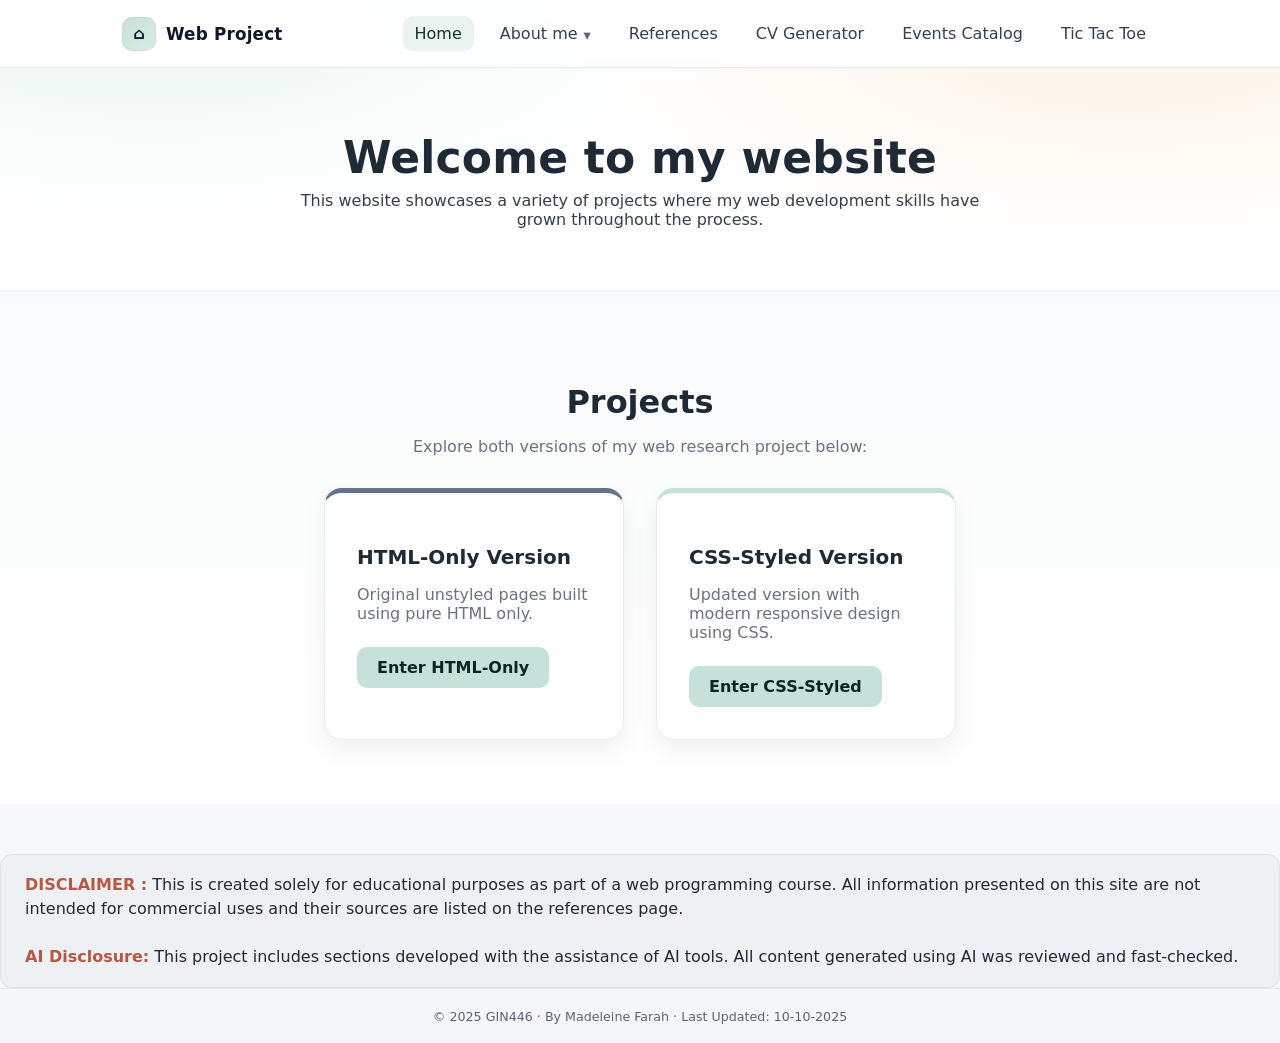
<file: index.html>
<!DOCTYPE html>
<html lang="en">
<head>
  <meta charset="UTF-8" />
  <meta name="viewport" content="width=device-width, initial-scale=1" />
  <meta name="description" content="HTML-only and CSS-styled versions" />
  <title>Web Project</title>
  <link rel="stylesheet" href="css/styles.css" />
</head>

<body>
  <header class="site-header">
    <div class="container header-inner">
      <a class="brand" href="index.html" aria-label="Home">
        <span class="brand-mark" aria-hidden="true">⌂</span>
        <span class="brand-text">Web Project</span>
      </a>

  <nav class="primary-nav" aria-label="Primary">
  <a class="nav-link is-active" href="index.html">Home</a>

  <details class="nav-dropdown">
    <summary class="nav-link">About me</summary>
    <ul class="dropdown">
      <a class="dropdown-link" href="css/cv.html">CV</a>
      <a class="dropdown-link" href="css/schedule.html" >Schedule</a>
    </ul>
  </details>
<a class="nav-link" href="css/references.html">References</a>
<a class="nav-link" href="css/cv-entry.html">CV Generator</a>
<a class="nav-link" href="css/events.html">Events Catalog</a>
<a class="nav-link" href="css/games/tictactoe.html">Tic Tac Toe</a>
</nav>
</nav>
</nav>
    </div>
  </header>
  
  <section class="hero">
    <div class="container hero-inner">
      <h1 class="hero-title">Welcome to my website</h1>
      <p class="hero-subtitle"> This website showcases a variety of projects where my web development skills have grown throughout the process.</p>
      
    </div>
  </section>


  <section class="projects-section">
  <h2>Projects</h2>
  <p>Explore both versions of my web research project below:</p>

  <div class="projects-container">
    <div class="project-card html-version">
      <h3>HTML-Only Version</h3>
      <p>Original unstyled pages built using pure HTML only.</p>
      <a href="no-css/index.html" class="project-btn">Enter HTML-Only</a>
    </div>

    <div class="project-card css-version">
      <h3>CSS-Styled Version</h3>
      <p>Updated version with modern responsive design using CSS.</p>
      <a href="css/index.html" class="project-btn">Enter CSS-Styled</a>
    </div>
  </div>
</section>


<section class="disclaimer">

  <div class="disclaimer-text">
    <strong>DISCLAIMER :</strong>
  This is created solely for educational purposes as part of a web programming course.
  All information presented on this site are not intended for commercial uses and their sources are listed on the <a href="css/references.html">references page.
    <br><br>
    <strong>AI Disclosure:</strong>
  This project includes sections developed with the assistance of AI tools. All content generated using AI was reviewed and fast-checked.
  </div>
</section>


  <footer class="site-footer">
    <div class="container footer-inner">
      <small>© 2025 GIN446 · By Madeleine Farah · Last Updated: 10-10-2025</small>
    </div>
  </footer>
</body>
</html>
</file>
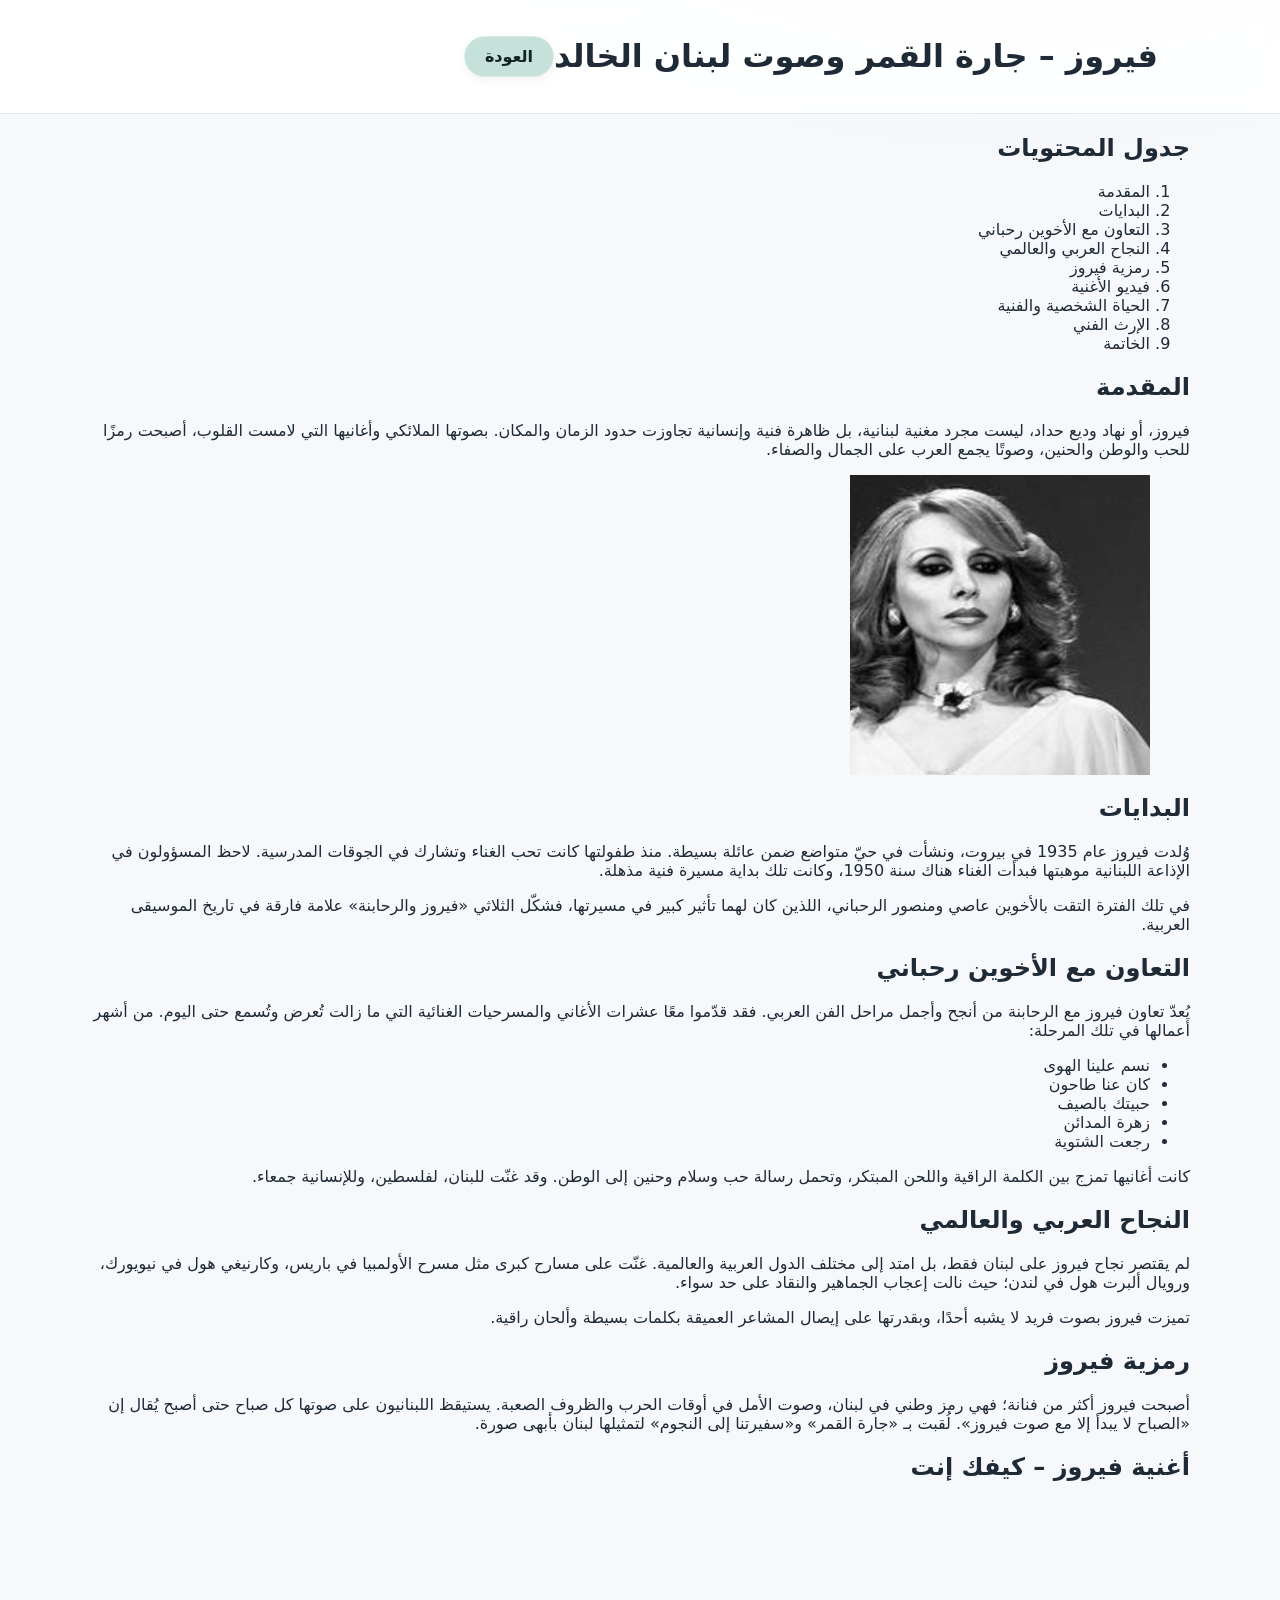
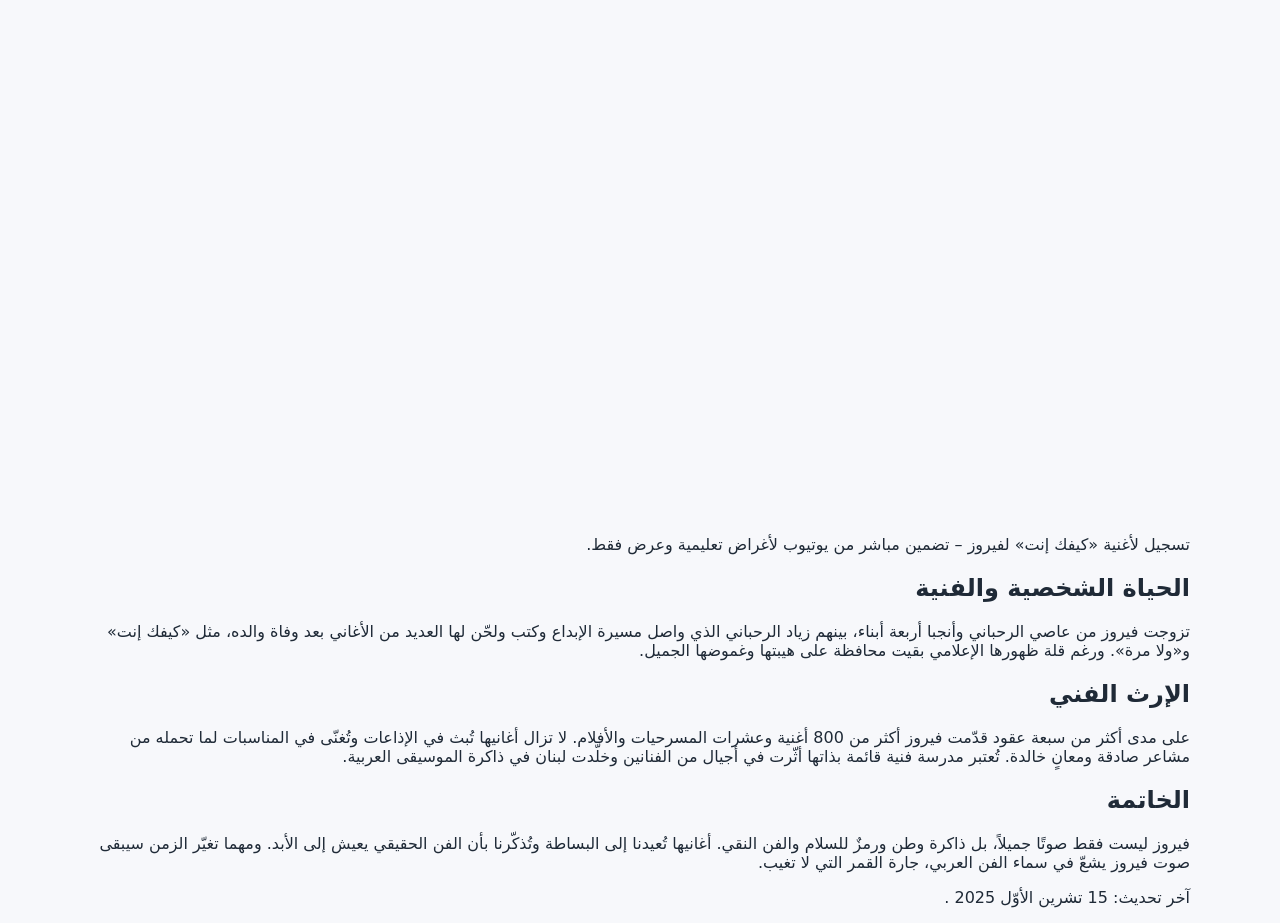
<file: css/arabic-article.html>
<!DOCTYPE html>
<html lang="ar" dir="rtl">
<head>
  <meta charset="utf-8">
  <meta name="viewport" content="width=device-width, initial-scale=1">
  <title>فيروز – جارة القمر وصوت لبنان الخالد</title>
  <meta name="description" content="سيرة موجزة لفيروز: البدايات، التعاون مع الأخوين رحباني، النجاح العربي والعالمي، الرمزية، الإرث الفني.">
  <link rel="stylesheet" href="styles.css">

</head>
<body>
  <header class="site-header">
    <div class="header-inner">
      <h1 class="header-title">فيروز – جارة القمر وصوت لبنان الخالد</h1>
      <nav class="header-nav">
        <a href="index.html" class="nav-btn">العودة</a>
      </nav>
    </div>
  </header>

  <main class="container" id="main">
    
    <nav class="toc" aria-label="جدول المحتويات">
      <h2>جدول المحتويات</h2>
      <ol>
        <li><a href="#intro">المقدمة</a></li>
        <li><a href="#beginnings">البدايات</a></li>
        <li><a href="#rahbani">التعاون مع الأخوين رحباني</a></li>
        <li><a href="#success">النجاح العربي والعالمي</a></li>
        <li><a href="#symbolism">رمزية فيروز</a></li>
        <li><a href="#video-fairuz">فيديو الأغنية</a></li>
        <li><a href="#life">الحياة الشخصية والفنية</a></li>
        <li><a href="#legacy">الإرث الفني</a></li>
        <li><a href="#conclusion">الخاتمة</a></li>
      </ol>
    </nav>

    <article class="prose">
      <section id="intro">
        <h2>المقدمة</h2>
        <p>فيروز، أو نهاد وديع حداد، ليست مجرد مغنية لبنانية، بل ظاهرة فنية وإنسانية تجاوزت حدود الزمان والمكان. بصوتها الملائكي وأغانيها التي لامست القلوب، أصبحت رمزًا للحب والوطن والحنين، وصوتًا يجمع العرب على الجمال والصفاء.</p>
      </section>

      <section id="fairuz">
                <figure>
                <img src="../assets/fairuz.png" alt="fairuz " width="300" height="300">
                </figure>
            </section>

      <section id="beginnings">
        <h2>البدايات</h2>
        <p>وُلدت فيروز عام 1935 في بيروت، ونشأت في حيّ متواضع ضمن عائلة بسيطة. منذ طفولتها كانت تحب الغناء وتشارك في الجوقات المدرسية. لاحظ المسؤولون في الإذاعة اللبنانية موهبتها فبدأت الغناء هناك سنة 1950، وكانت تلك بداية مسيرة فنية مذهلة.</p>
        <p>في تلك الفترة التقت بالأخوين عاصي ومنصور الرحباني، اللذين كان لهما تأثير كبير في مسيرتها، فشكّل الثلاثي «فيروز والرحابنة» علامة فارقة في تاريخ الموسيقى العربية.</p>
      </section>

      <section id="rahbani">
        <h2>التعاون مع الأخوين رحباني</h2>
        <p>يُعدّ تعاون فيروز مع الرحابنة من أنجح وأجمل مراحل الفن العربي. فقد قدّموا معًا عشرات الأغاني والمسرحيات الغنائية التي ما زالت تُعرض وتُسمع حتى اليوم. من أشهر أعمالها في تلك المرحلة:</p>
        <ul>
          <li>نسم علينا الهوى</li>
          <li>كان عنا طاحون</li>
          <li>حبيتك بالصيف</li>
          <li>زهرة المدائن</li>
          <li>رجعت الشتوية</li>
        </ul>
        <p>كانت أغانيها تمزج بين الكلمة الراقية واللحن المبتكر، وتحمل رسالة حب وسلام وحنين إلى الوطن. وقد غنّت للبنان، لفلسطين، وللإنسانية جمعاء.</p>
      </section>

      <section id="success">
        <h2>النجاح العربي والعالمي</h2>
        <p>لم يقتصر نجاح فيروز على لبنان فقط، بل امتد إلى مختلف الدول العربية والعالمية. غنّت على مسارح كبرى مثل مسرح الأولمبيا في باريس، وكارنيغي هول في نيويورك، ورويال ألبرت هول في لندن؛ حيث نالت إعجاب الجماهير والنقاد على حد سواء.</p>
        <p>تميزت فيروز بصوت فريد لا يشبه أحدًا، وبقدرتها على إيصال المشاعر العميقة بكلمات بسيطة وألحان راقية.</p>
      </section>

      <section id="symbolism">
        <h2>رمزية فيروز</h2>
        <p>أصبحت فيروز أكثر من فنانة؛ فهي رمز وطني في لبنان، وصوت الأمل في أوقات الحرب والظروف الصعبة. يستيقظ اللبنانيون على صوتها كل صباح حتى أصبح يُقال إن «الصباح لا يبدأ إلا مع صوت فيروز». لُقبت بـ «جارة القمر» و«سفيرتنا إلى النجوم» لتمثيلها لبنان بأبهى صورة.</p>
      </section>

<section id="video-fairuz" aria-labelledby="video-fairuz-title">
  <h2 id="video-fairuz-title">أغنية فيروز – كيفك إنت</h2>


  <div style="position:relative; padding-bottom:56.25%; height:0; overflow:hidden; border-radius:12px;">
    <iframe
      src="https://www.youtube.com/embed/8hqB5Y2gIsw?modestbranding=1&rel=0"
      title="فيروز – كيفك إنت (فيديو)"
      loading="lazy"
      referrerpolicy="strict-origin-when-cross-origin"
      allow="accelerometer; autoplay; clipboard-write; encrypted-media; gyroscope; picture-in-picture; web-share"
      allowfullscreen
      style="position:absolute; inset:0; width:100%; height:100%; border:0;">
    </iframe>
  </div>

  <p class="video-desc">تسجيل لأغنية «كيفك إنت» لفيروز – تضمين مباشر من يوتيوب لأغراض تعليمية وعرض فقط.</p>
</section>


      <section id="life">
        <h2>الحياة الشخصية والفنية</h2>
        <p>تزوجت فيروز من عاصي الرحباني وأنجبا أربعة أبناء، بينهم زياد الرحباني الذي واصل مسيرة الإبداع وكتب ولحّن لها العديد من الأغاني بعد وفاة والده، مثل «كيفك إنت» و«ولا مرة». ورغم قلة ظهورها الإعلامي بقيت محافظة على هيبتها وغموضها الجميل.</p>
      </section>

      <section id="legacy">
        <h2>الإرث الفني</h2>
        <p>على مدى أكثر من سبعة عقود قدّمت فيروز أكثر من 800 أغنية وعشرات المسرحيات والأفلام. لا تزال أغانيها تُبث في الإذاعات وتُغنّى في المناسبات لما تحمله من مشاعر صادقة ومعانٍ خالدة. تُعتبر مدرسة فنية قائمة بذاتها أثّرت في أجيال من الفنانين وخلّدت لبنان في ذاكرة الموسيقى العربية.</p>
      </section>


      <section id="conclusion">
        <h2>الخاتمة</h2>
        <p>فيروز ليست فقط صوتًا جميلاً، بل ذاكرة وطن ورمزٌ للسلام والفن النقي. أغانيها تُعيدنا إلى البساطة وتُذكّرنا بأن الفن الحقيقي يعيش إلى الأبد. ومهما تغيّر الزمن سيبقى صوت فيروز يشعّ في سماء الفن العربي، جارة القمر التي لا تغيب.</p>
      </section>



      <p class="updated">آخر تحديث: 15 تشرين الأوّل 2025 .</p>
    </article>
  </main>


</body>
</html>
</file>
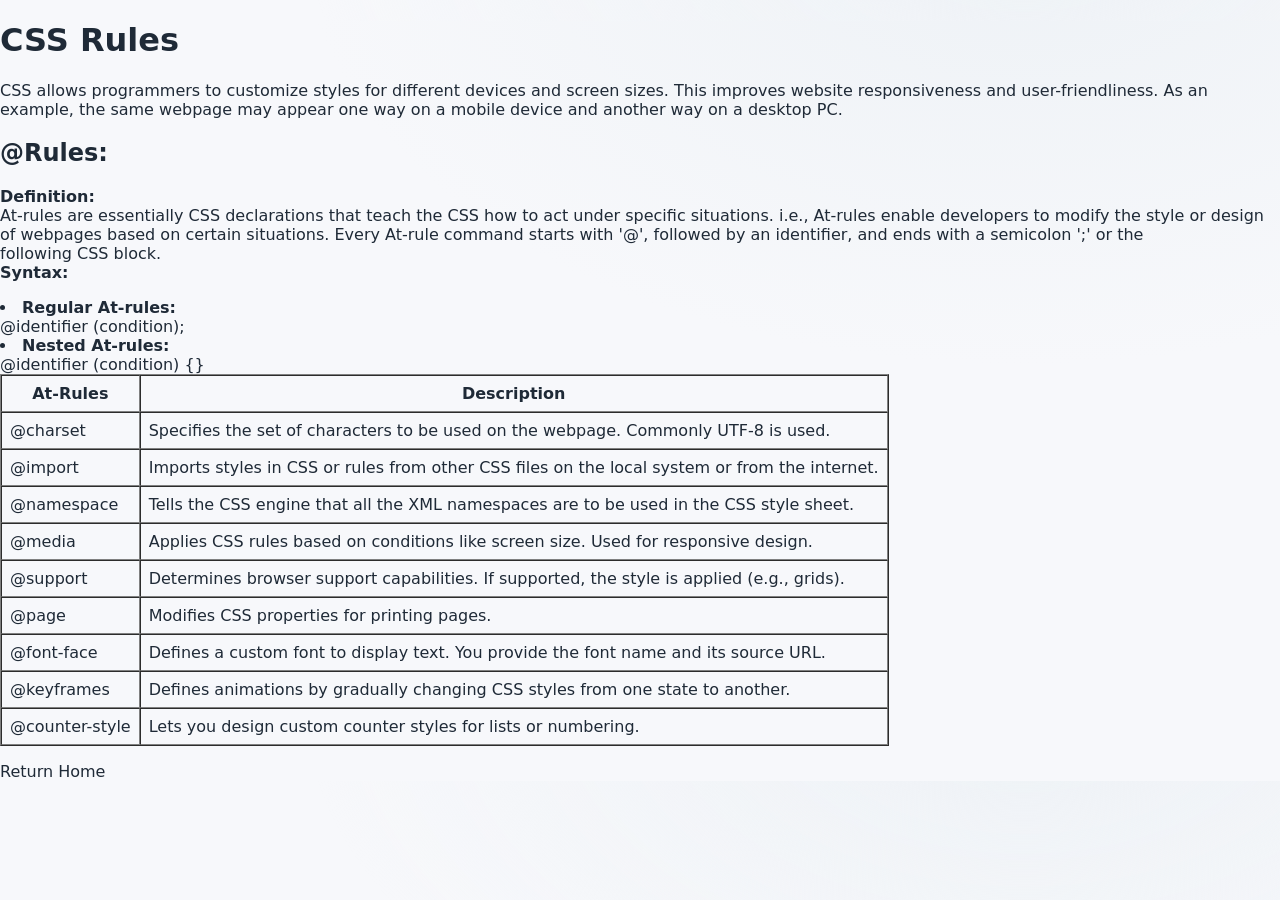
<file: css/cssrules.html>
<!DOCTYPE html>
<html lang="EN-US">
    <head>
        <meta charset="UTF-8" />
        <meta name="viewport" content="width=device-width, initial-scale=1.0" />
        <link rel="stylesheet" href="styles.css">
        <title>CSS Rules </title>
    </head>

    <body>
        <h1>CSS Rules</h1>
        <p>CSS allows programmers to customize styles for different devices and screen sizes. This improves website responsiveness and user-friendliness.
    As an example, the same webpage may appear one way on a mobile device and another way on a desktop PC.</p>

        <h2>@Rules:</h2>
        <p><b>Definition:</b><br>
            At-rules are essentially CSS declarations that teach the CSS how to act under specific situations.  i.e., At-rules enable developers to modify the style or design of webpages based on certain situations.  Every At-rule command starts with '@', followed by an identifier, and ends with a semicolon ';' or the following CSS block.<br>
            <b>Syntax:</b><br>
            
                <li><b>Regular At-rules:</b><br> @identifier (condition);</li>
                <li><b>Nested At-rules:</b><br> @identifier (condition) {}</li>
            
            <table border ="1" cellpadding="8" cellspacing="0">
                <tr>
                    <th>At-Rules</th>
                    <th>Description</th>
                </tr>
                <tr>
                    <td>@charset</td>
                    <td>Specifies the set of characters to be used on the webpage. Commonly UTF-8 is used.</td>
                </tr>
                <tr>
                    <td>@import</td>
                    <td>Imports styles in CSS or rules from other CSS files on the local system or from the internet.</td>
                </tr>
                <tr>
                    <td>@namespace</td>
                    <td>Tells the CSS engine that all the XML namespaces are to be used in the CSS style sheet.</td>
                </tr>
                <tr>
                    <td>@media</td>
                    <td>Applies CSS rules based on conditions like screen size. Used for responsive design.</td>
                </tr>
                <tr>
                    <td>@support</td>
                    <td>Determines browser support capabilities. If supported, the style is applied (e.g., grids).</td>
                </tr>
                <tr>
                    <td>@page</td>
                    <td>Modifies CSS properties for printing pages.</td>
                </tr>
                <tr>
                    <td>@font-face</td>
                    <td>Defines a custom font to display text. You provide the font name and its source URL.</td>
                </tr>
                <tr>
                    <td>@keyframes</td>
                    <td>Defines animations by gradually changing CSS styles from one state to another.</td>
                </tr>
                <tr>
                    <td>@counter-style</td>
                    <td>Lets you design custom counter styles for lists or numbering.</td>
                </tr>
            </table>

        </p>


    <a href="extraresearch.html">Return Home</a>
    </body>
</file>
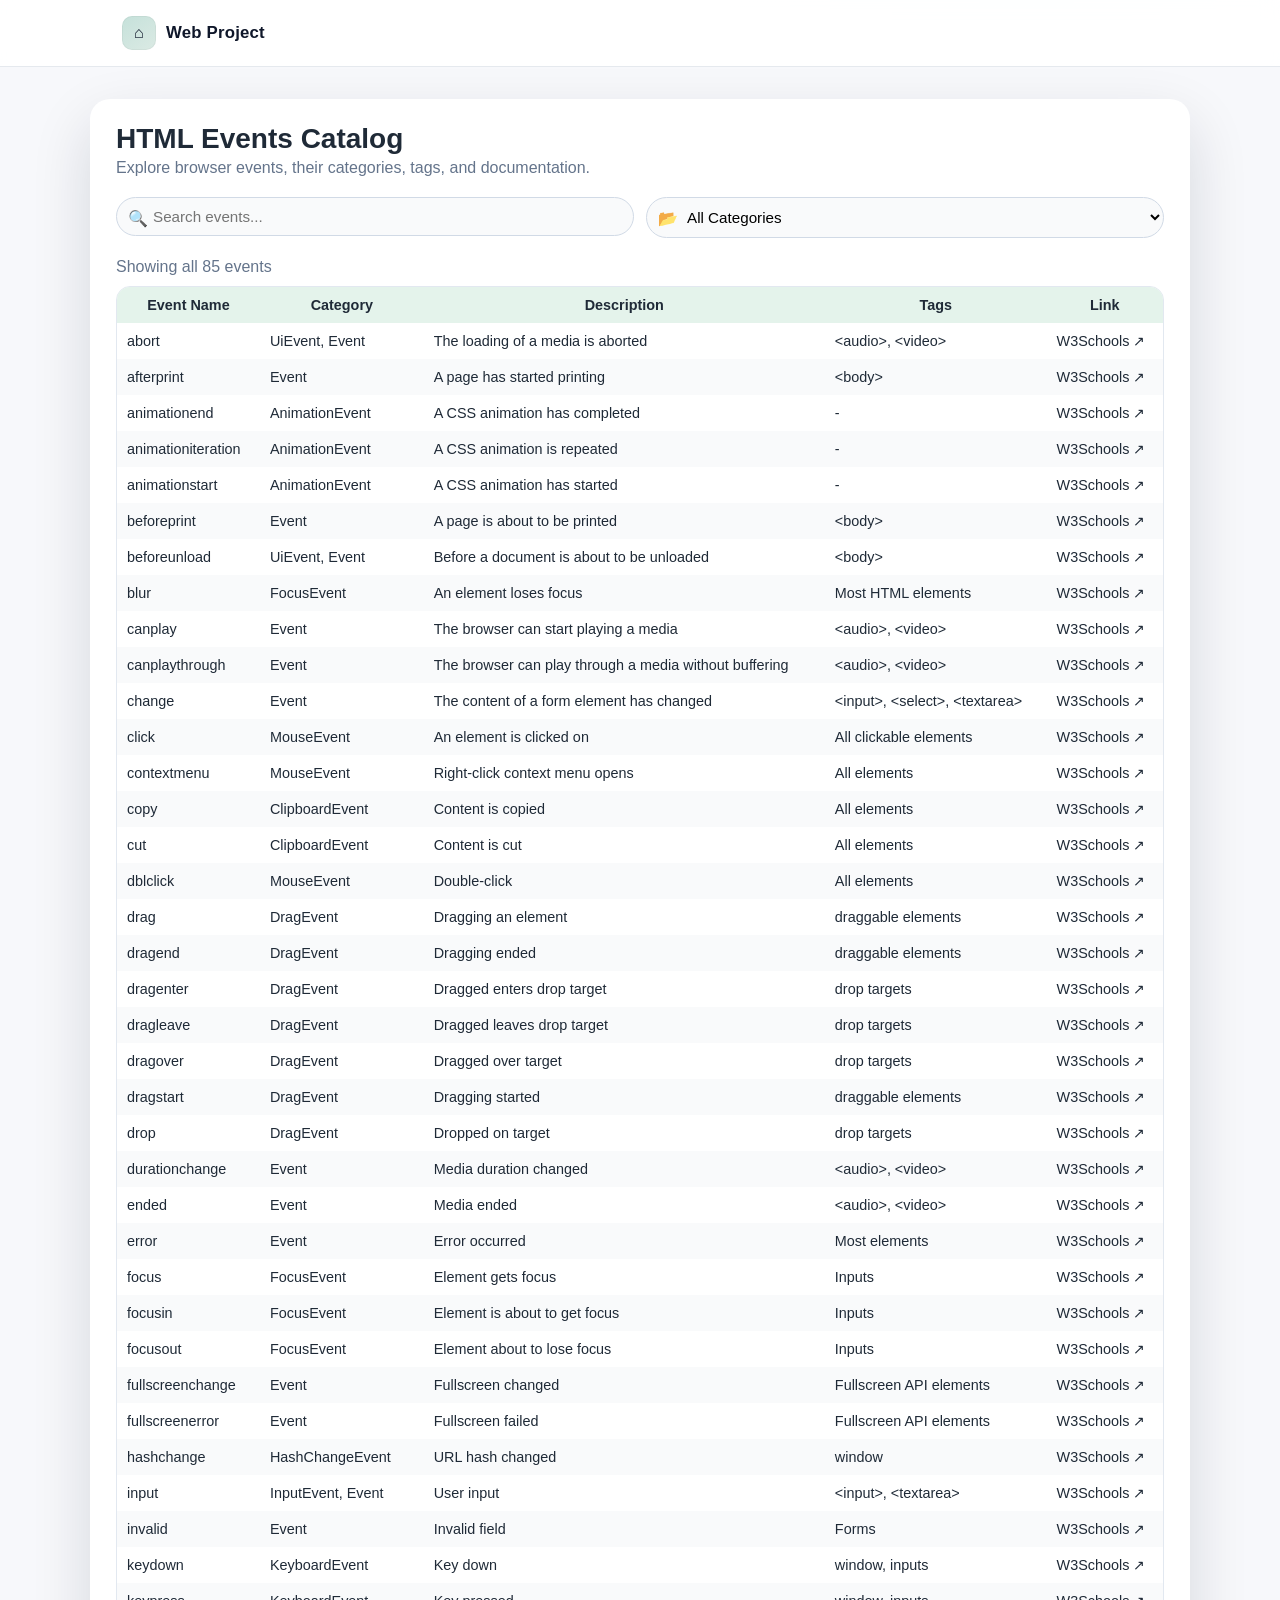
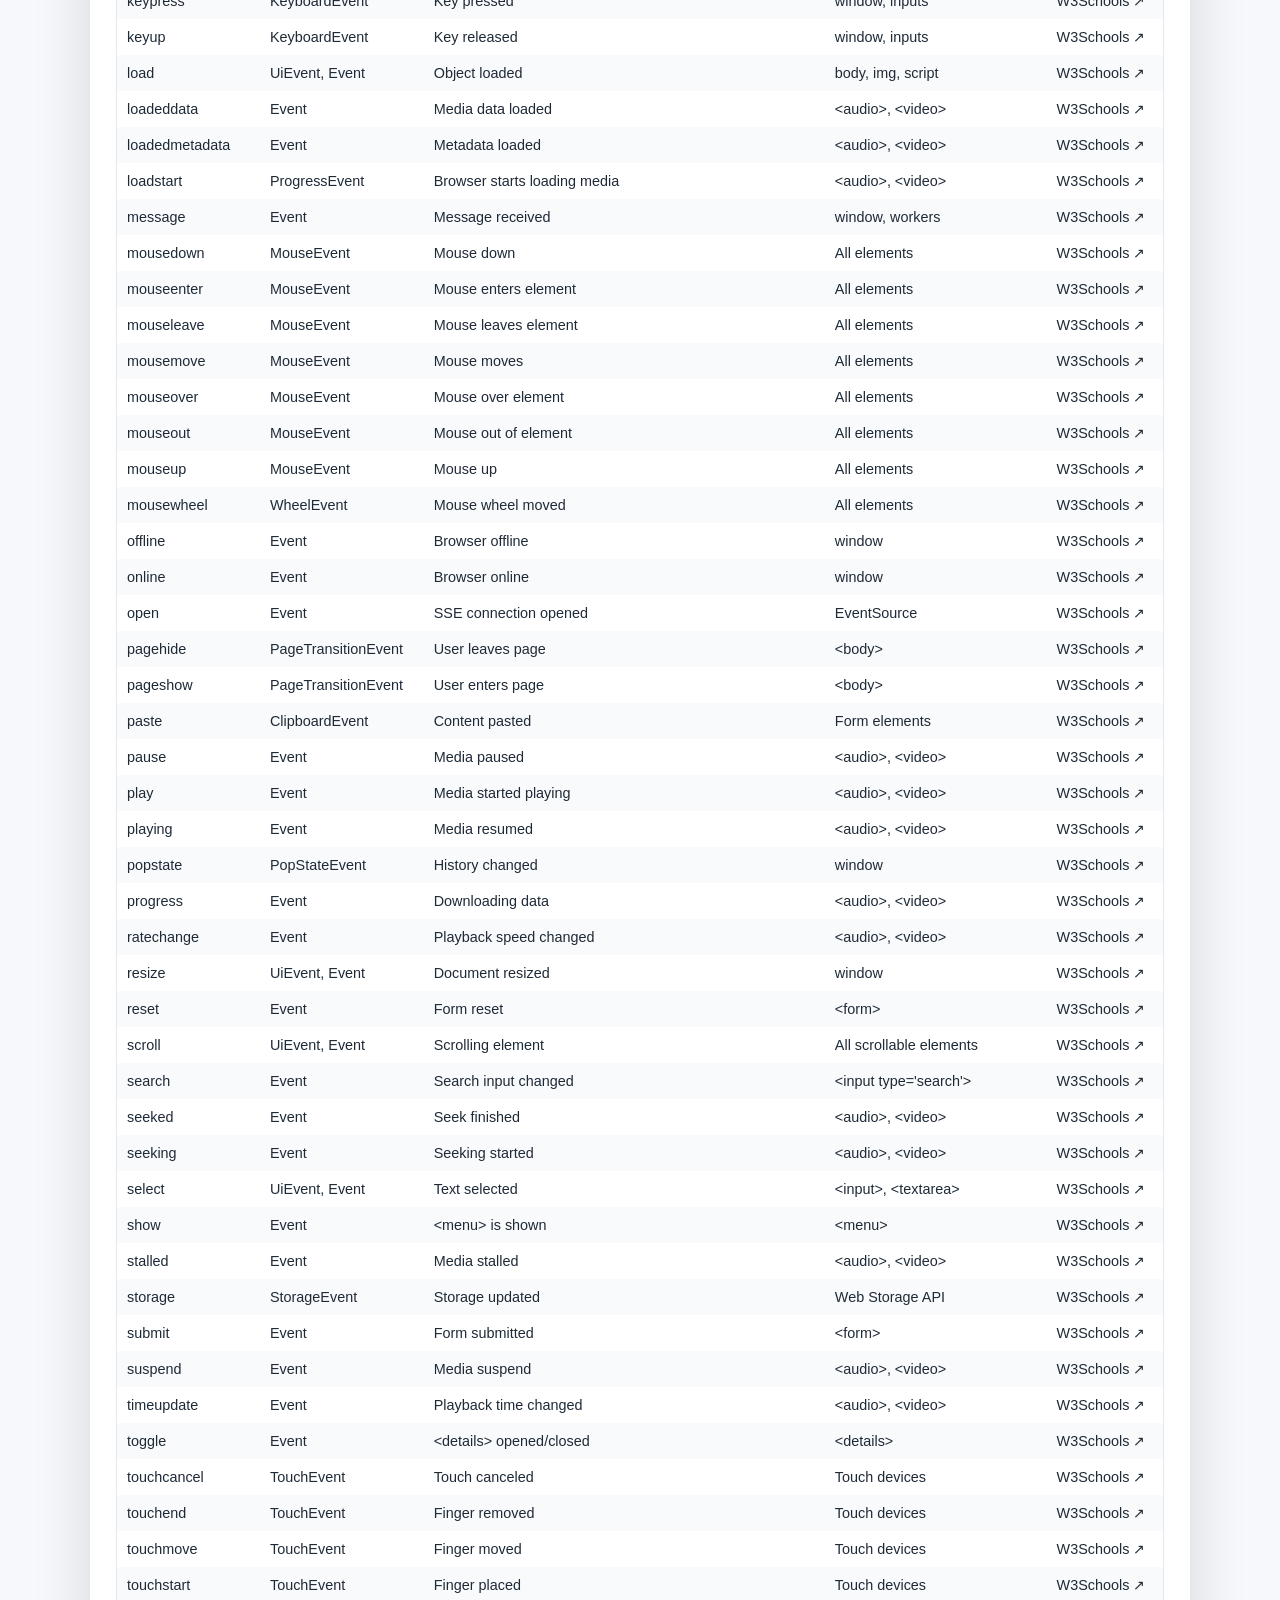
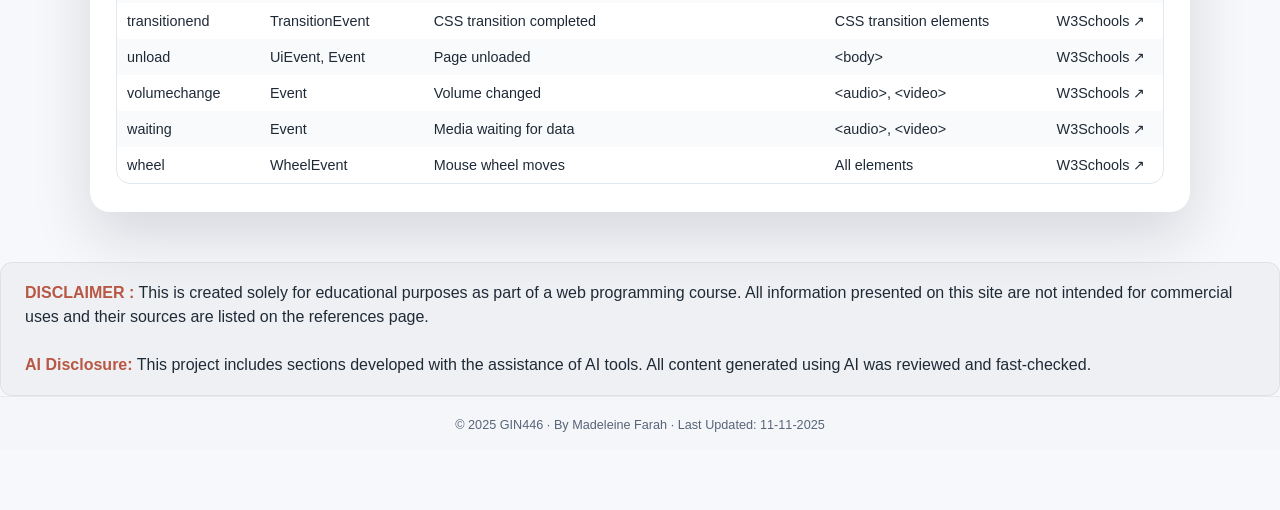
<file: css/events.html>
<!DOCTYPE html>
<html lang="en">
<head>
  <meta charset="UTF-8" />
  <meta name="viewport" content="width=device-width, initial-scale=1" />
  <title>HTML Events Catalog | Web Project</title>

  <link rel="stylesheet" href="styles.css" />
  <link rel="stylesheet" href="events.css">
</head>

<body>
  <header class="site-header">
    <div class="container header-inner">
      <a class="brand" href="../index.html" aria-label="Home">
        <span class="brand-mark">⌂</span>
        <span class="brand-text">Web Project</span>
      </a>
    </div>
  </header>

  <main class="events-page">
    <section class="events-shell">
      <header class="events-header">
        <h1 class="events-title">HTML Events Catalog</h1>
        <p class="events-subtitle">
          Explore browser events, their categories, tags, and documentation.
        </p>
      </header>

      <div class="events-controls">

        <div class="events-search">
          <span class="events-search-icon">🔍</span>
          <input type="text" id="eventsSearch" placeholder="Search events..." />
        </div>

        <div class="events-filter">
          <span class="events-filter-icon">📂</span>
          <select id="eventsCategory">
            <option value="all">All Categories</option>
            <option value="Window">Window</option>
            <option value="Mouse">Mouse</option>
            <option value="Keyboard">Keyboard</option>
            <option value="Form">Form</option>
            <option value="Clipboard">Clipboard</option>
            <option value="Drag & Drop">Drag & Drop</option>
            <option value="Touch">Touch</option>
            <option value="Pointer">Pointer</option>
            <option value="Media">Media</option>
            <option value="Animation/Transition">Animation/Transition</option>
            <option value="DOM">DOM</option>
            <option value="Focus">Focus</option>
          </select>
        </div>
      </div>

      <div id="eventsCount" class="events-count">Showing 0 events</div>

      <div class="events-table-wrapper">
        <table class="events-table">
          <thead>
            <tr>
              <th>Event Name</th>
              <th>Category</th>
              <th>Description</th>
              <th>Tags</th>
              <th>Link</th>
            </tr>
          </thead>

          <tbody id="eventsTableBody"></tbody>
        </table>
      </div>
    </section>

<section class="disclaimer">
  <div class="disclaimer-text">
    <strong>DISCLAIMER :</strong>
  This is created solely for educational purposes as part of a web programming course.
  All information presented on this site are not intended for commercial uses and their sources are listed on the <span class="ref-text">references page.</span>
<br><br>
    <strong>AI Disclosure:</strong>
  This project includes sections developed with the assistance of AI tools. All content generated using AI was reviewed and fast-checked.
</section>

  <footer class="site-footer">
    <div class="container footer-inner">
      <small>© 2025 GIN446 · By Madeleine Farah · Last Updated: 11-11-2025</small>
    </div>
  </footer>
  </main>

  <script src="../js/events.js"></script>

</body>
</html>
</file>
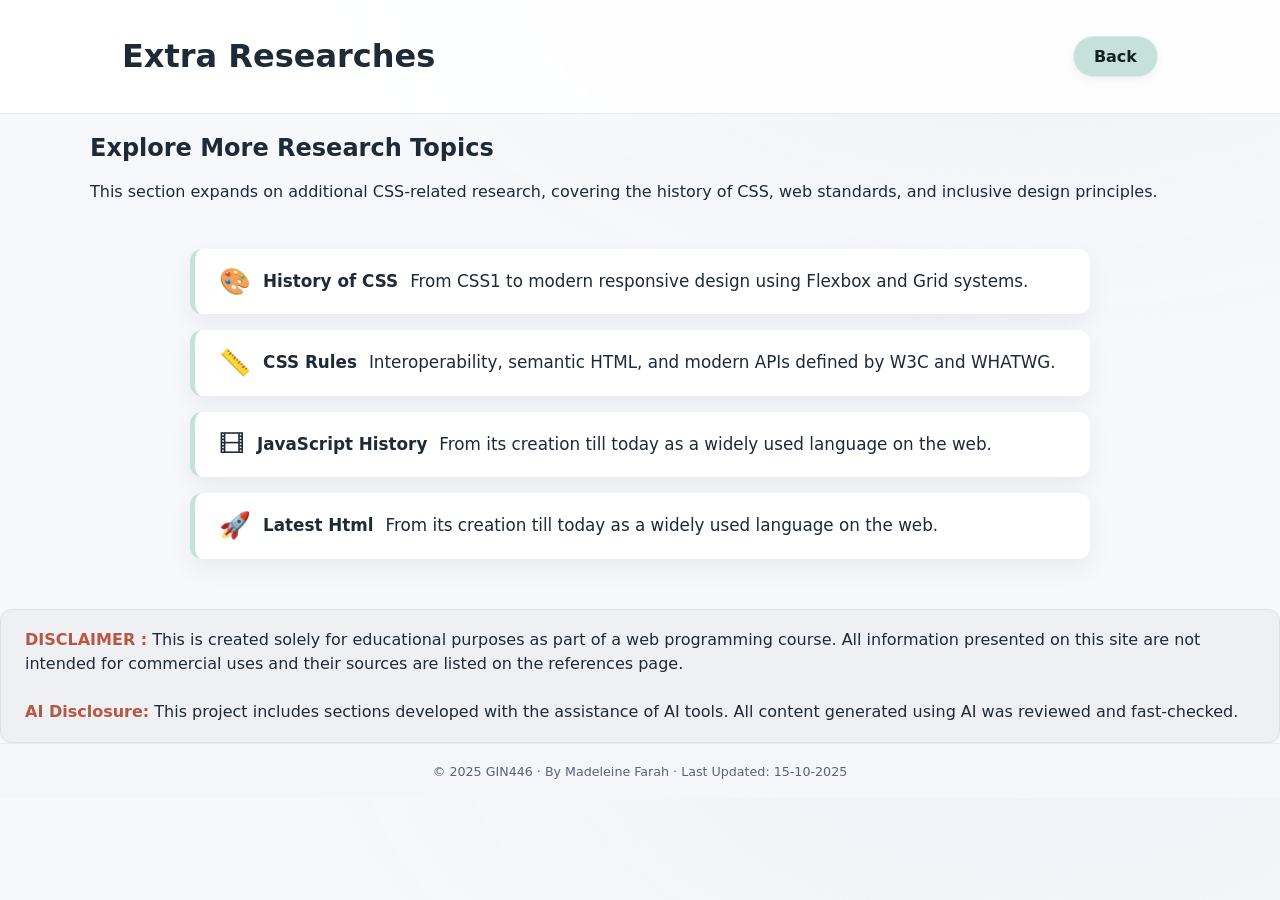
<file: css/extraresearch.html>
<!DOCTYPE html>
<html lang="en">
<head>
  <meta charset="UTF-8" />
  <meta name="viewport" content="width=device-width, initial-scale=1.0" />
  <title>Extra Researches — CSS-Styled</title>
  <meta name="description" content="Additional CSS-related research topics including CSS History, Web Standards, and Accessibility.">
  <link rel="stylesheet" href="styles.css" />
</head>

<body>
  <header class="site-header">
    <div class="header-inner">
      <h1 class="header-title">Extra Researches</h1>
      <nav class="header-nav">
        <a href="index.html" class="nav-btn">Back</a>
      </nav>
    </div>
  </header>

  <main class="container">
    <section class="intro">
      <h2>Explore More Research Topics</h2>
      <p>This section expands on additional CSS-related research, covering the history of CSS, web standards, and inclusive design principles.</p>
    </section>

    <ul class="topic-list">
  <li>
    <a href="csshistory.html">
      <span class="topic-icon">🎨</span>
      <strong>History of CSS</strong>From CSS1 to modern responsive design using Flexbox and Grid systems.
    </a>
  </li>

  <li>
    <a href="cssrules.html">
      <span class="topic-icon">📏</span>
      <strong>CSS Rules</strong>Interoperability, semantic HTML, and modern APIs defined by W3C and WHATWG.
    </a>
  </li>

  <li>
    <a href="javascriptHistory.html">
      <span class="topic-icon">🎞</span>
      <strong>JavaScript History</strong>From its creation till today as a widely used language on the web.
    </a>
  </li>

  <li>
    <a href="latesthtml.html">
      <span class="topic-icon">🚀</span>
      <strong>Latest Html</strong>From its creation till today as a widely used language on the web.
    </a>
  </li>

</ul>
  
  </main>
<section class="disclaimer">
  <div class="disclaimer-text">
    <strong>DISCLAIMER :</strong>
  This is created solely for educational purposes as part of a web programming course.
  All information presented on this site are not intended for commercial uses and their sources are listed on the <a href="css/references.html">references page.
  <br><br>
    <strong>AI Disclosure:</strong>
  This project includes sections developed with the assistance of AI tools. All content generated using AI was reviewed and fast-checked.
  </div>
</section>
<footer class="site-footer">
    <div class="container footer-inner">
      <small>© 2025 GIN446 · By Madeleine Farah · Last Updated: 15-10-2025</small>
    </div>
  </footer>
</body>
</html>
</file>
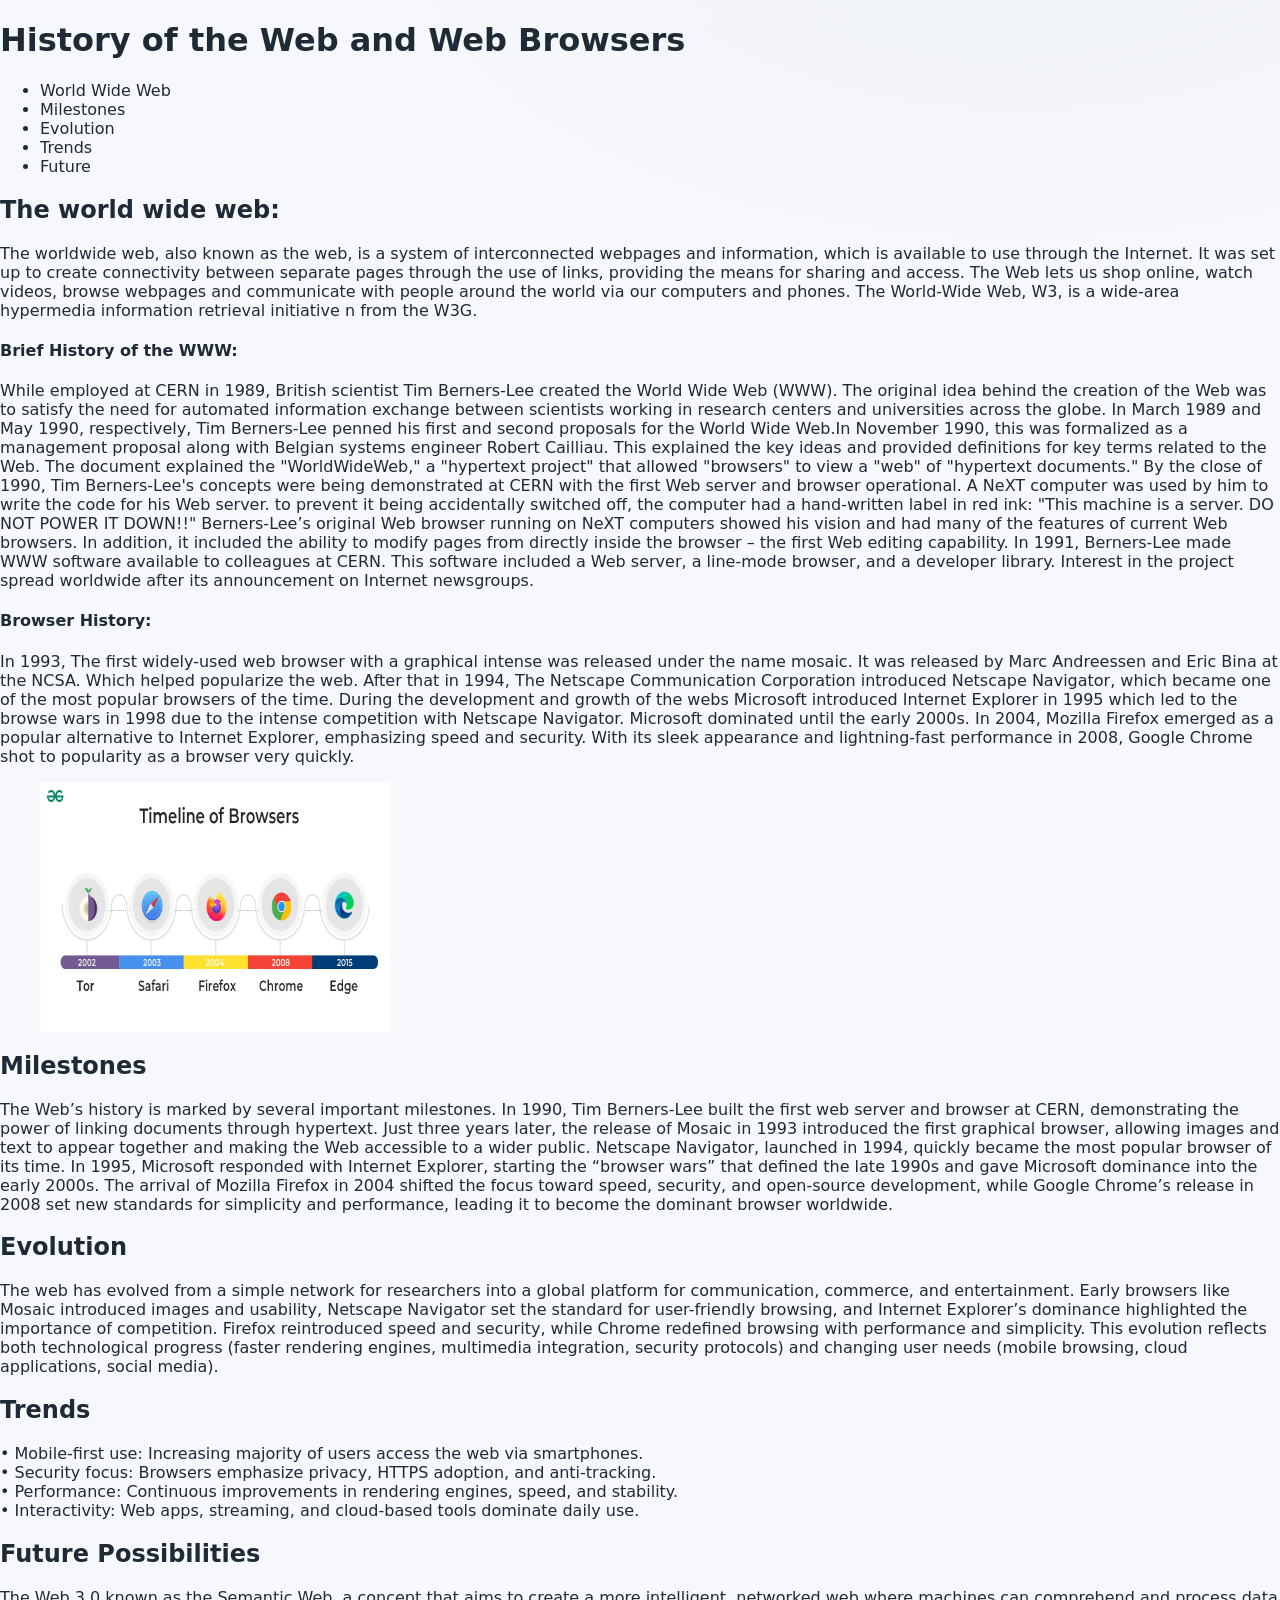
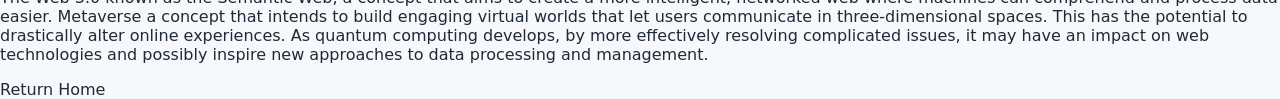
<file: css/history.html>
<!DOCTYPE html>
<head>
    <meta charset="UTF-8">
    <meta name="viewport" content="width=device-width, initial-scale=1">
    <link rel="stylesheet" href="styles.css">
    <title>History of the Web & Browsers </title>
</head>

<body>

<main>

    <header>
        <h1>History of the Web and Web Browsers</h1>
        <nav aria-label="Site">
            <ul>
                <li><a href="#www">World Wide Web</a> </li>
                <li><a href="#milestones">Milestones</a> </li>
                <li><a href="#evolution">Evolution</a> </li>
                <li><a href="#trends">Trends</a> </li>
                <li><a href="#future">Future</a> </li>
            </ul>
        </nav>
    </header>
            
        <section id="www">
        <h2>The world wide web:</h2>
        <p>The worldwide web, also known as the web, is a system of interconnected webpages and information, which is available to use through the Internet. It was set up to create connectivity between separate pages through the use of links, providing the means for sharing and access. The Web lets us shop online, watch videos, browse webpages and communicate with people around the world via our computers and phones. The World-Wide Web, W3, is a wide-area hypermedia information retrieval initiative n from the W3G.</p>
        <h4>Brief History of the WWW:</h4>
        <p>While employed at CERN in 1989, British scientist Tim Berners-Lee created the World Wide Web (WWW). The original idea behind the creation of the Web was to satisfy the need for automated information exchange between scientists working in research centers and universities across the globe.
In March 1989 and May 1990, respectively, Tim Berners-Lee penned his first and second proposals for the World Wide Web.In November 1990, this was formalized as a management proposal along with Belgian systems engineer Robert Cailliau. This explained the key ideas and provided definitions for key terms related to the Web. The document explained the "WorldWideWeb," a "hypertext project" that allowed "browsers" to view a "web" of "hypertext documents."
By the close of 1990, Tim Berners-Lee's concepts were being demonstrated at CERN with the first Web server and browser operational. A NeXT computer was used by him to write the code for his Web server. to prevent it being accidentally switched off, the computer had a hand-written label in red ink: "This machine is a server. DO NOT POWER IT DOWN!!"
Berners-Lee’s original Web browser running on NeXT computers showed his vision and had many of the features of current Web browsers. In addition, it included the ability to modify pages from directly inside the browser – the first Web editing capability.
In 1991, Berners-Lee made WWW software available to colleagues at CERN. This software included a Web server, a line-mode browser, and a developer library. Interest in the project spread worldwide after its announcement on Internet newsgroups.
</p>
        <h4>Browser History:</h4>
        <p>In 1993, The first widely-used web browser with a graphical intense was released under the name mosaic. It was released by Marc Andreessen and Eric Bina at the NCSA. Which helped popularize the web. After that in 1994, The Netscape Communication Corporation introduced Netscape Navigator, which became one of the most popular browsers of the time.

During the development and growth of the webs Microsoft introduced Internet Explorer in 1995 which led to the browse wars in 1998 due to the intense competition with Netscape Navigator. Microsoft dominated until the early 2000s.
In 2004, Mozilla Firefox emerged as a popular alternative to Internet Explorer, emphasizing speed and security.
With its sleek appearance and lightning-fast performance in 2008, Google Chrome shot to popularity as a browser very quickly.
</p>
        </section>

        <section id="TimelineofBrowsers">
                <figure>
                <img src="../assets/TimelineofBrowsers.png" alt="Timeline of Browsers: " width="350" height="250">
                </figure>
            </section>


        <section id="milestones">
        <h2>Milestones</h2>
        <p>
            The Web’s history is marked by several important milestones. In 1990, Tim Berners-Lee built the first web server and browser at CERN, demonstrating the power of linking documents through hypertext. Just three years later, the release of Mosaic in 1993 introduced the first graphical browser, allowing images and text to appear together and making the Web accessible to a wider public. Netscape Navigator, launched in 1994, quickly became the most popular browser of its time. In 1995, Microsoft responded with Internet Explorer, starting the “browser wars” that defined the late 1990s and gave Microsoft dominance into the early 2000s. The arrival of Mozilla Firefox in 2004 shifted the focus toward speed, security, and open-source development, while Google Chrome’s release in 2008 set new standards for simplicity and performance, leading it to become the dominant browser worldwide.
        </p>
        </section>
        <section id="evolution">
        <h2>Evolution </h2>
        <p>
            The web has evolved from a simple network for researchers into a global platform for communication, commerce, and entertainment. Early browsers like Mosaic introduced images and usability, Netscape Navigator set the standard for user-friendly browsing, and Internet Explorer’s dominance highlighted the importance of competition. Firefox reintroduced speed and security, while Chrome redefined browsing with performance and simplicity.
This evolution reflects both technological progress (faster rendering engines, multimedia integration, security protocols) and changing user needs (mobile browsing, cloud applications, social media).
        </p>
    </section>
        <section id="trends">
        <h2>Trends</h2>
        <p>
            •	Mobile-first use: Increasing majority of users access the web via smartphones.<br>
            •	Security focus: Browsers emphasize privacy, HTTPS adoption, and anti-tracking.<br>
            •	Performance: Continuous improvements in rendering engines, speed, and stability.<br>
            •	Interactivity: Web apps, streaming, and cloud-based tools dominate daily use.<br>

        </p>
        </section>
        <section id="future">
            <h2>Future Possibilities</h2>
            <p>
                The Web 3.0 known as the Semantic Web, a concept that aims to create a more intelligent, networked web where machines can comprehend and process data easier.
Metaverse a concept that intends to build engaging virtual worlds that let users communicate in three-dimensional spaces. This has the potential to drastically alter online experiences.
As quantum computing develops, by more effectively resolving complicated issues, it may have an impact on web technologies and possibly inspire new approaches to data processing and management.

            </p>
        </section>
    <a href="wwwresearch.html">Return Home</a>
</main>
</body>
</file>
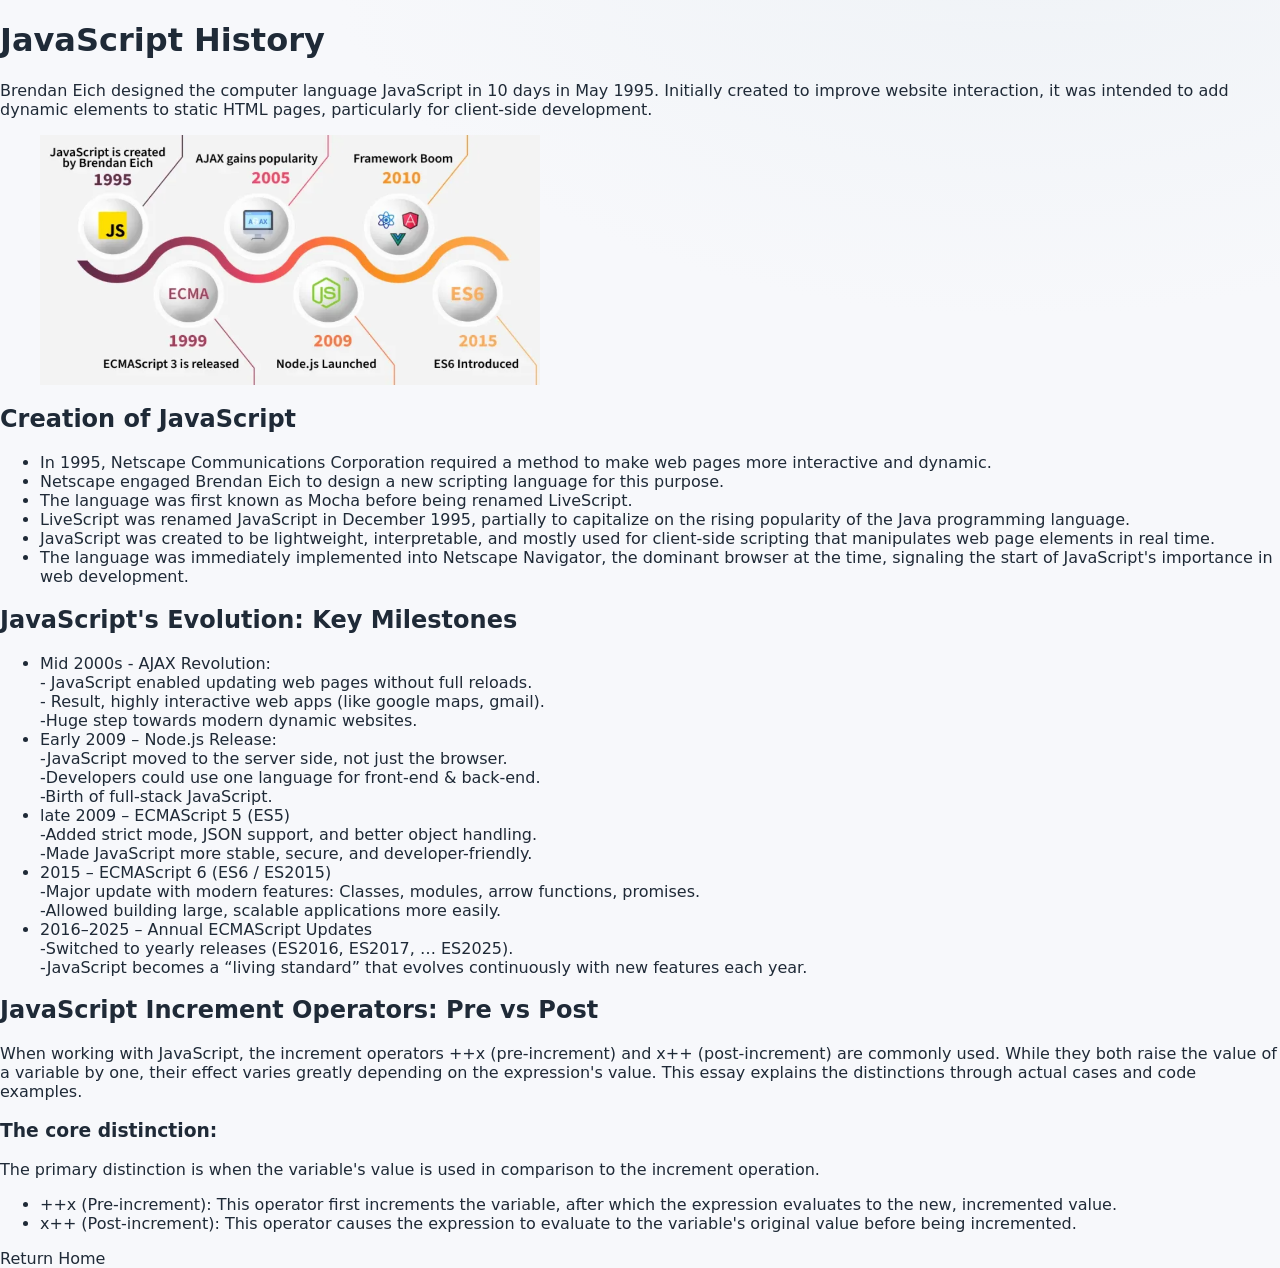
<file: css/javascriptHistory.html>
<!DOCTYPE html>
<html lang="EN-US">
    <head>
        <meta charset="UTF-8" />
        <meta name="viewport" content="width=device-width, initial-scale=1.0" />
        <link rel="stylesheet" href="styles.css">
        <title>JavaScript History </title>
    </head>
        <body>
            <h1>JavaScript History</h1>
            <p>Brendan Eich designed the computer language JavaScript in 10 days in May 1995.  
                Initially created to improve website interaction, it was intended to add dynamic elements to static HTML pages, particularly for client-side development.</p>
                
            <section id="javascripthis">
                <figure>
                <img src="../assets/javascripthis.png" alt="javascripthis: " width="500" height="250">
                </figure>
            </section>
            
            <h2>Creation of JavaScript </h2>
                <ul>
                <li>In 1995, Netscape Communications Corporation required a method to make web pages more interactive and dynamic.</li>
                <li>Netscape engaged Brendan Eich to design a new scripting language for this purpose.</li>
                <li>The language was first known as Mocha before being renamed LiveScript.</li>
                <li>LiveScript was renamed JavaScript in December 1995, partially to capitalize on the rising popularity of the Java programming language.</li>
                <li>JavaScript was created to be lightweight, interpretable, and mostly used for client-side scripting that manipulates web page elements in real time.</li>
                <li>The language was immediately implemented into Netscape Navigator, the dominant browser at the time, signaling the start of JavaScript's importance in web development.</li>
                    </ul>

            <h2>JavaScript's Evolution: Key Milestones</h2>
            <ul><li>Mid 2000s - AJAX Revolution:<br>
                - JavaScript enabled updating web pages without full reloads.<br>
                - Result, highly interactive web apps (like google maps, gmail).<br>
                -Huge step towards modern dynamic websites.<br></li>
                <li>Early 2009 – Node.js Release:<br>
                    -JavaScript moved to the server side, not just the browser.<br>
                    -Developers could use one language for front-end & back-end.<br>
                    -Birth of full-stack JavaScript.<br>
                </li>
                <li>late 2009 – ECMAScript 5 (ES5)<br>
                    -Added strict mode, JSON support, and better object handling.<br>
                    -Made JavaScript more stable, secure, and developer-friendly.<br>
                </li>
                <li>2015 – ECMAScript 6 (ES6 / ES2015)<br>
                    -Major update with modern features: Classes, modules, arrow functions, promises.<br>
                    -Allowed building large, scalable applications more easily.<br>
                </li>
                <li>2016–2025 – Annual ECMAScript Updates<br>
                    -Switched to yearly releases (ES2016, ES2017, … ES2025).<br>
                    -JavaScript becomes a “living standard” that evolves continuously with new features each year.<br>
                </li>
            </ul>

            <h2>JavaScript Increment Operators: Pre vs Post </h2>
            <p>When working with JavaScript, the increment operators ++x (pre-increment) and x++ (post-increment) are commonly used.  While they both raise the value of a variable by one, their effect varies greatly depending on the expression's value.  
                This essay explains the distinctions through actual cases and code examples.</p>
            <h3>The core distinction:</h3>
            <p>The primary distinction is when the variable's value is used in comparison to the increment operation.</p>
            <ul>
                <li>++x (Pre-increment): This operator first increments the variable, after which the expression evaluates to the new, incremented value.</li>
                <li>x++ (Post-increment): This operator causes the expression to evaluate to the variable's original value before being incremented.</li>
                
            </ul>


            <a href="extraresearch.html">Return Home</a>
            </body>

    </html>
</file>
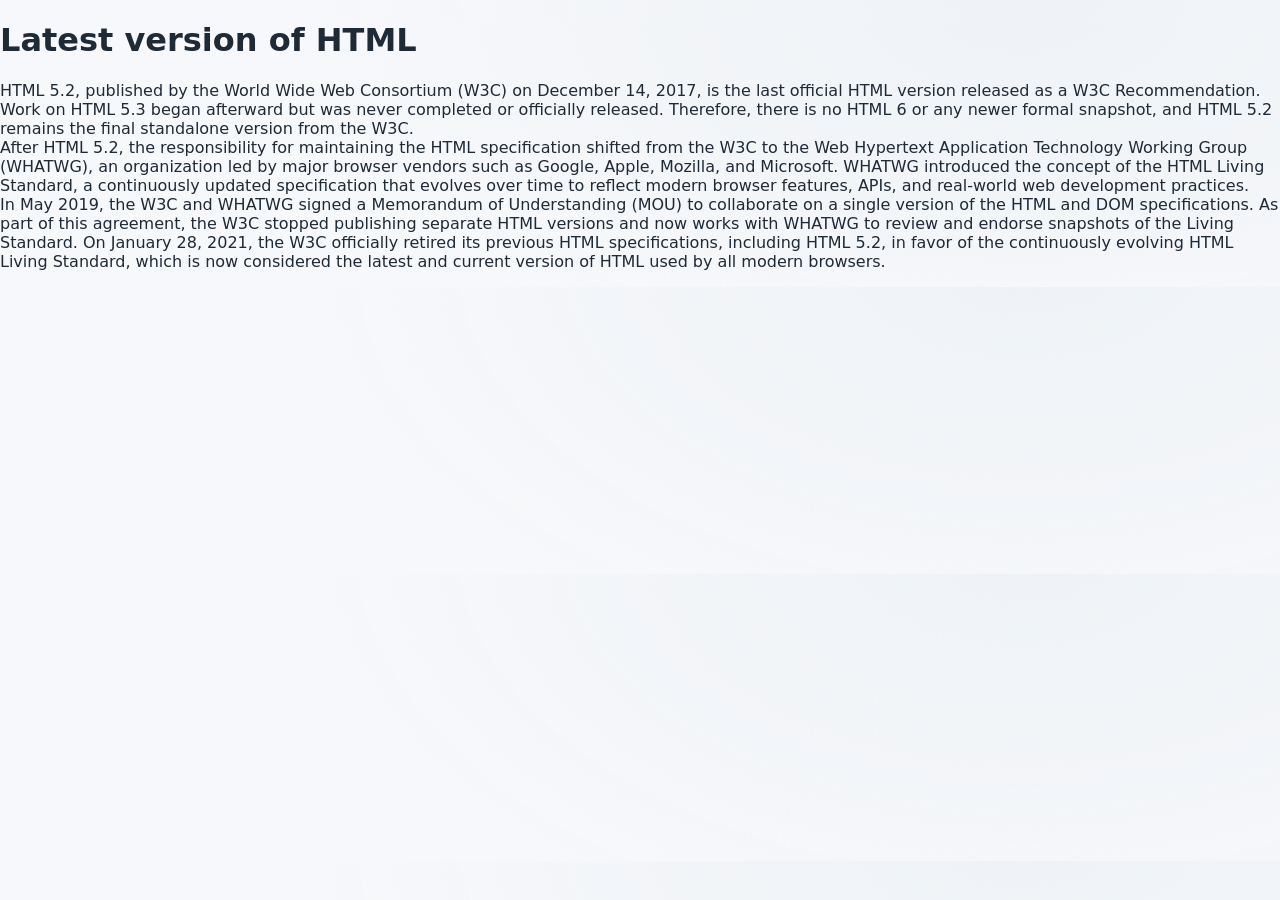
<file: css/latesthtml.html>
<!DOCTYPE html>
<html lang="EN-US">
    <head>
        <meta charset="UTF-8" />
        <meta name="viewport" content="width=device-width, initial-scale=1.0" />
        <link rel="stylesheet" href="styles.css">
        <title>Latest Html </title>
    </head>
    <body>
        <h1>Latest version of HTML </h1>
        <p>HTML 5.2, published by the World Wide Web Consortium (W3C) on December 14, 2017, is the last official HTML version released as a W3C Recommendation. Work on HTML 5.3 began afterward but was never completed or officially released. Therefore, there is no HTML 6 or any newer formal snapshot, and HTML 5.2 remains the final standalone version from the W3C.<br>
After HTML 5.2, the responsibility for maintaining the HTML specification shifted from the W3C to the Web Hypertext Application Technology Working Group (WHATWG), an organization led by major browser vendors such as Google, Apple, Mozilla, and Microsoft. WHATWG introduced the concept of the HTML Living Standard, a continuously updated specification that evolves over time to reflect modern browser features, APIs, and real-world web development practices.<br>

In May 2019, the W3C and WHATWG signed a Memorandum of Understanding (MOU) to collaborate on a single version of the HTML and DOM specifications. As part of this agreement, the W3C stopped publishing separate HTML versions and now works with WHATWG to review and endorse snapshots of the Living Standard. On January 28, 2021, the W3C officially retired its previous HTML specifications, including HTML 5.2, in favor of the continuously evolving HTML Living Standard, 
which is now considered the latest and current version of HTML used by all modern browsers.</p>
    </body>
</file>
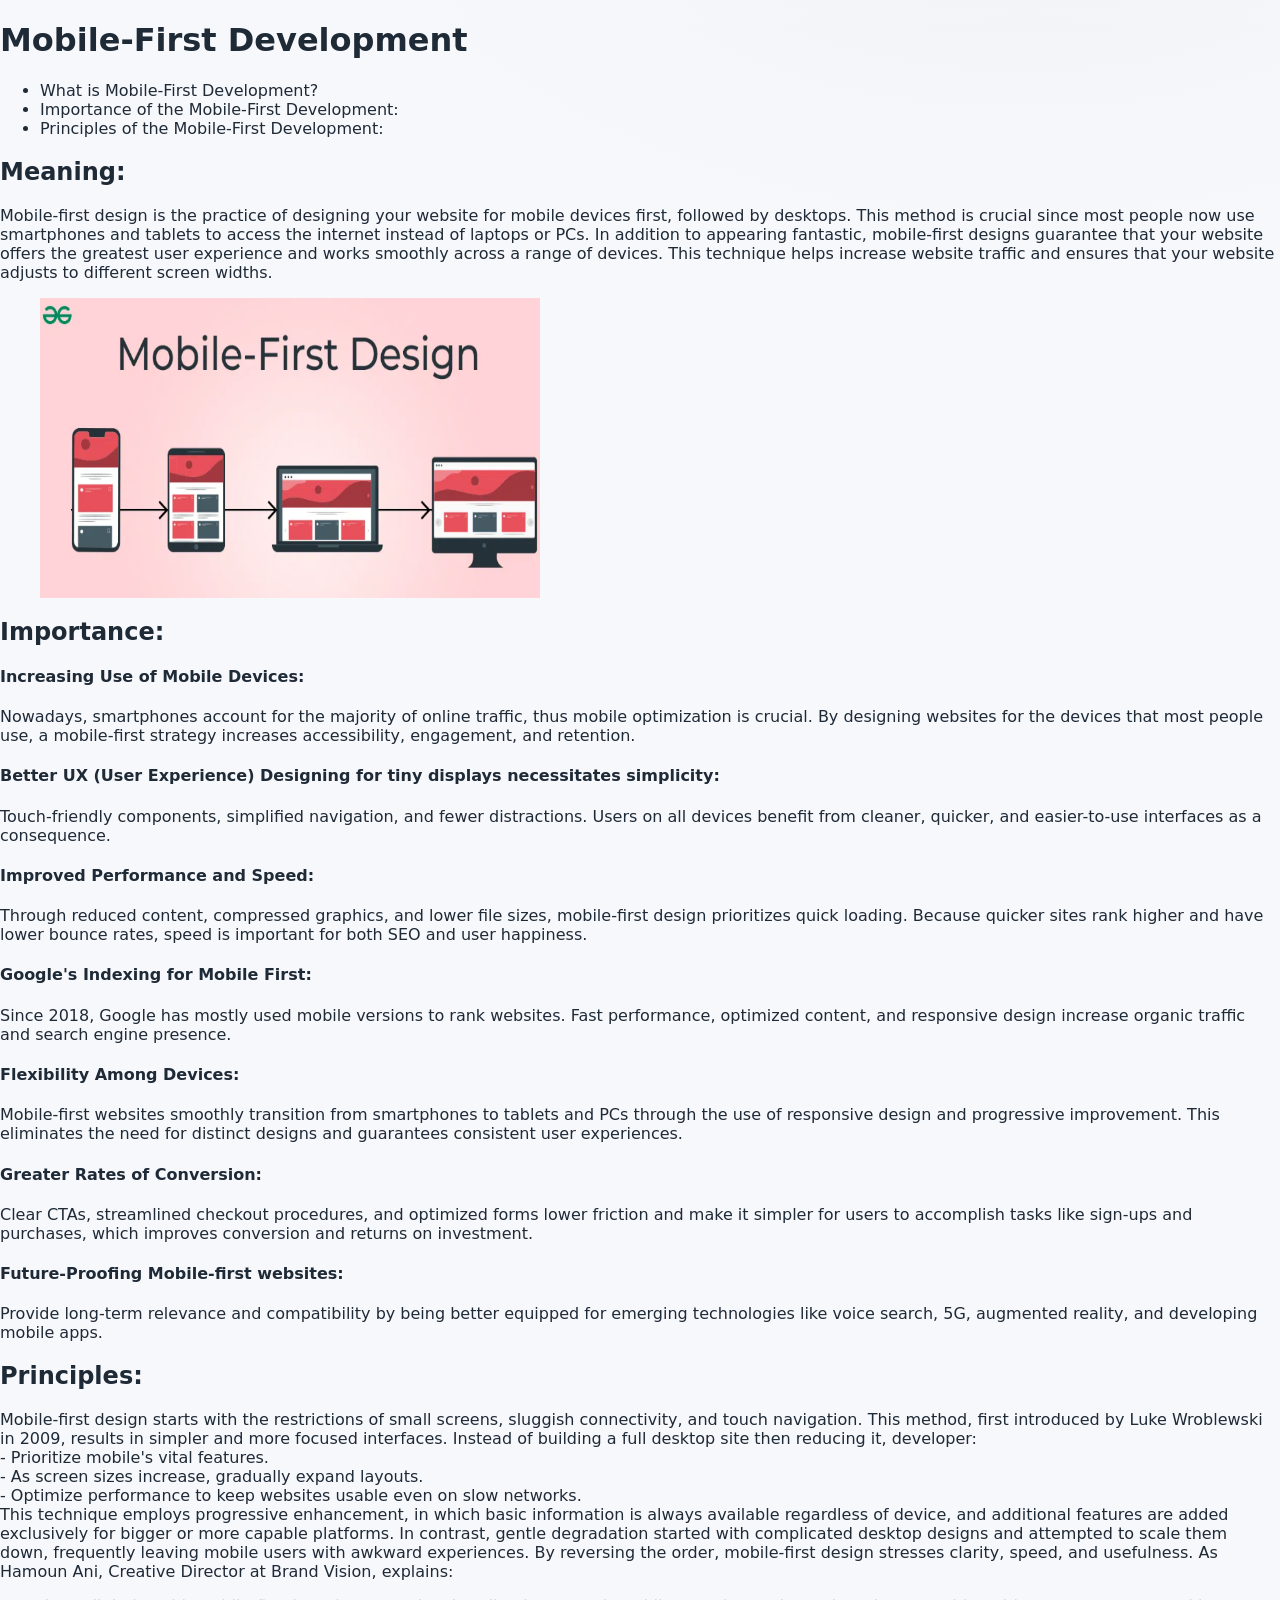
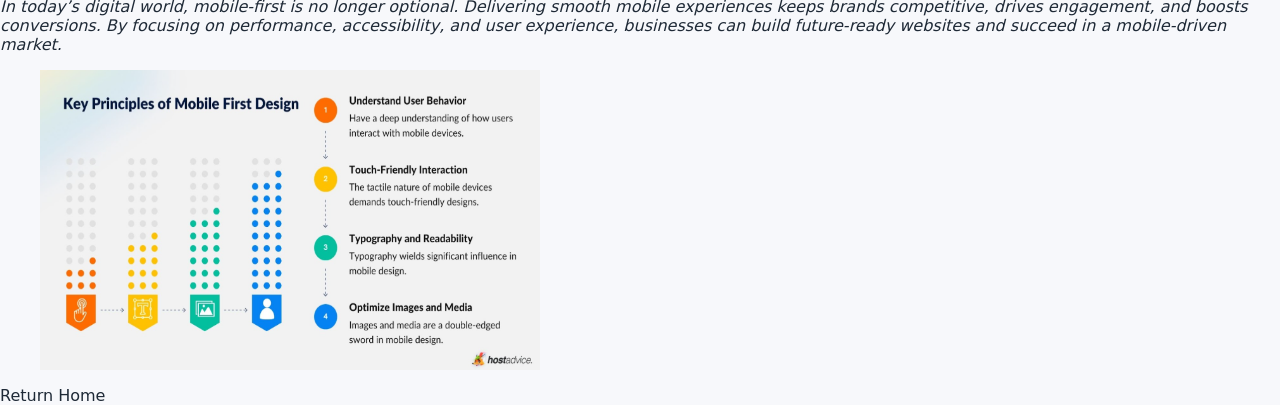
<file: css/mobile-first.html>
<!DOCTYPE html>
<head>
    <meta charset="UTF-8">
    <meta name="viewport" content="width=device-width, initial-scale=1">
    <link rel="stylesheet" href="styles.css">
    <title>Mobile-First Development </title>
</head>

<body>
    <main>
        <header>
            <h1>Mobile-First Development </h1>
            <nav aria-label="Site">
            <ul>
                <li><a href="#meaning">What is Mobile-First Development?</a> </li>
                <li><a href="#importance">Importance of the Mobile-First Development: </a> </li>
                <li><a href="#principles">Principles of the Mobile-First Development: </a> </li>
            </ul>
            </nav>
        </header>
        
            <section id="meaning">
                <h2>Meaning:</h2>
                <p>Mobile-first design is the practice of designing your website for mobile devices first, followed by desktops. This method is crucial since most people now use smartphones and tablets to access the internet instead of laptops or PCs. In addition to appearing fantastic,
                    mobile-first designs guarantee that your website offers the greatest user experience and works smoothly across a range of devices. This technique helps increase website traffic and ensures that your website adjusts to different screen widths.</p>
                </section>

                <section id="MobileFirstDesign">
                <figure>
                <img src="../assets/MobileFirstDesign.png" alt="MobileFirstDesign: " width="500" height="300">
                </figure>
            </section>


            <section id="importance">
                <h2>Importance:</h2>
                <h4>Increasing Use of Mobile Devices:</h4>
                <p>Nowadays, smartphones account for the majority of online traffic, thus mobile optimization is crucial. By designing websites for the devices that most people use, a mobile-first strategy increases accessibility, engagement, and retention. </p>
                <h4>Better UX (User Experience) Designing for tiny displays necessitates simplicity: </h4>
                <p>Touch-friendly components, simplified navigation, and fewer distractions. Users on all devices benefit from cleaner, quicker, and easier-to-use interfaces as a consequence. </p>
                <h4>Improved Performance and Speed:</h4>
                <p>Through reduced content, compressed graphics, and lower file sizes, mobile-first design prioritizes quick loading. Because quicker sites rank higher and have lower bounce rates, speed is important for both SEO and user happiness.</p>
                <h4>Google's Indexing for Mobile First:</h4>
                <p>Since 2018, Google has mostly used mobile versions to rank websites. Fast performance, optimized content, and responsive design increase organic traffic and search engine presence.</p>
                <h4>Flexibility Among Devices:</h4>
                <p>Mobile-first websites smoothly transition from smartphones to tablets and PCs through the use of responsive design and progressive improvement. This eliminates the need for distinct designs and guarantees consistent user experiences.</p>
                <h4>Greater Rates of Conversion:</h4>
                <p>Clear CTAs, streamlined checkout procedures, and optimized forms lower friction and make it simpler for users to accomplish tasks like sign-ups and purchases, which improves conversion and returns on investment.</p>
                <h4>Future-Proofing Mobile-first websites:</h4>
                <p>Provide long-term relevance and compatibility by being better equipped for emerging technologies like voice search, 5G, augmented reality, and developing mobile apps.</p>
                </section>
            <section id="principles">
                <h2>Principles:</h2>
                <p>Mobile-first design starts with the restrictions of small screens, sluggish connectivity, and touch navigation. This method, first introduced by Luke Wroblewski in 2009, results in simpler and more focused interfaces.
                    Instead of building a full desktop site then reducing it, developer:<br>
                    -	 Prioritize mobile's vital features.<br>
                    -	As screen sizes increase, gradually expand layouts.<br>
                    -	Optimize performance to keep websites usable even on slow networks.<br>
                This technique employs progressive enhancement, in which basic information is always available regardless of device, and additional features are added exclusively for bigger or more capable platforms. In contrast, gentle degradation started with complicated desktop designs and attempted to scale them down, frequently leaving mobile users with awkward experiences. By reversing the order, mobile-first design stresses clarity, speed, and usefulness.
                As Hamoun Ani, Creative Director at Brand Vision, explains:<br>
                <article>
                    <i>In today’s digital world, mobile-first is no longer optional. Delivering smooth mobile experiences keeps brands competitive, drives engagement, and boosts conversions. 
                        By focusing on performance, accessibility, and user experience, businesses can build future-ready websites and succeed in a mobile-driven market.</i>
                </article>

                <section id="MobileFirstDesignPrinciples">
                <figure>
                <img src="../assets/MobileFirstDesignPrinciples.png" alt="Mobile First Design Principles: " width="500" height="300">
                </figure>
            </section>

                </p>
            </section>
        <a href="wwwresearch.html">Return Home</a>
    </main>
</body>
</file>
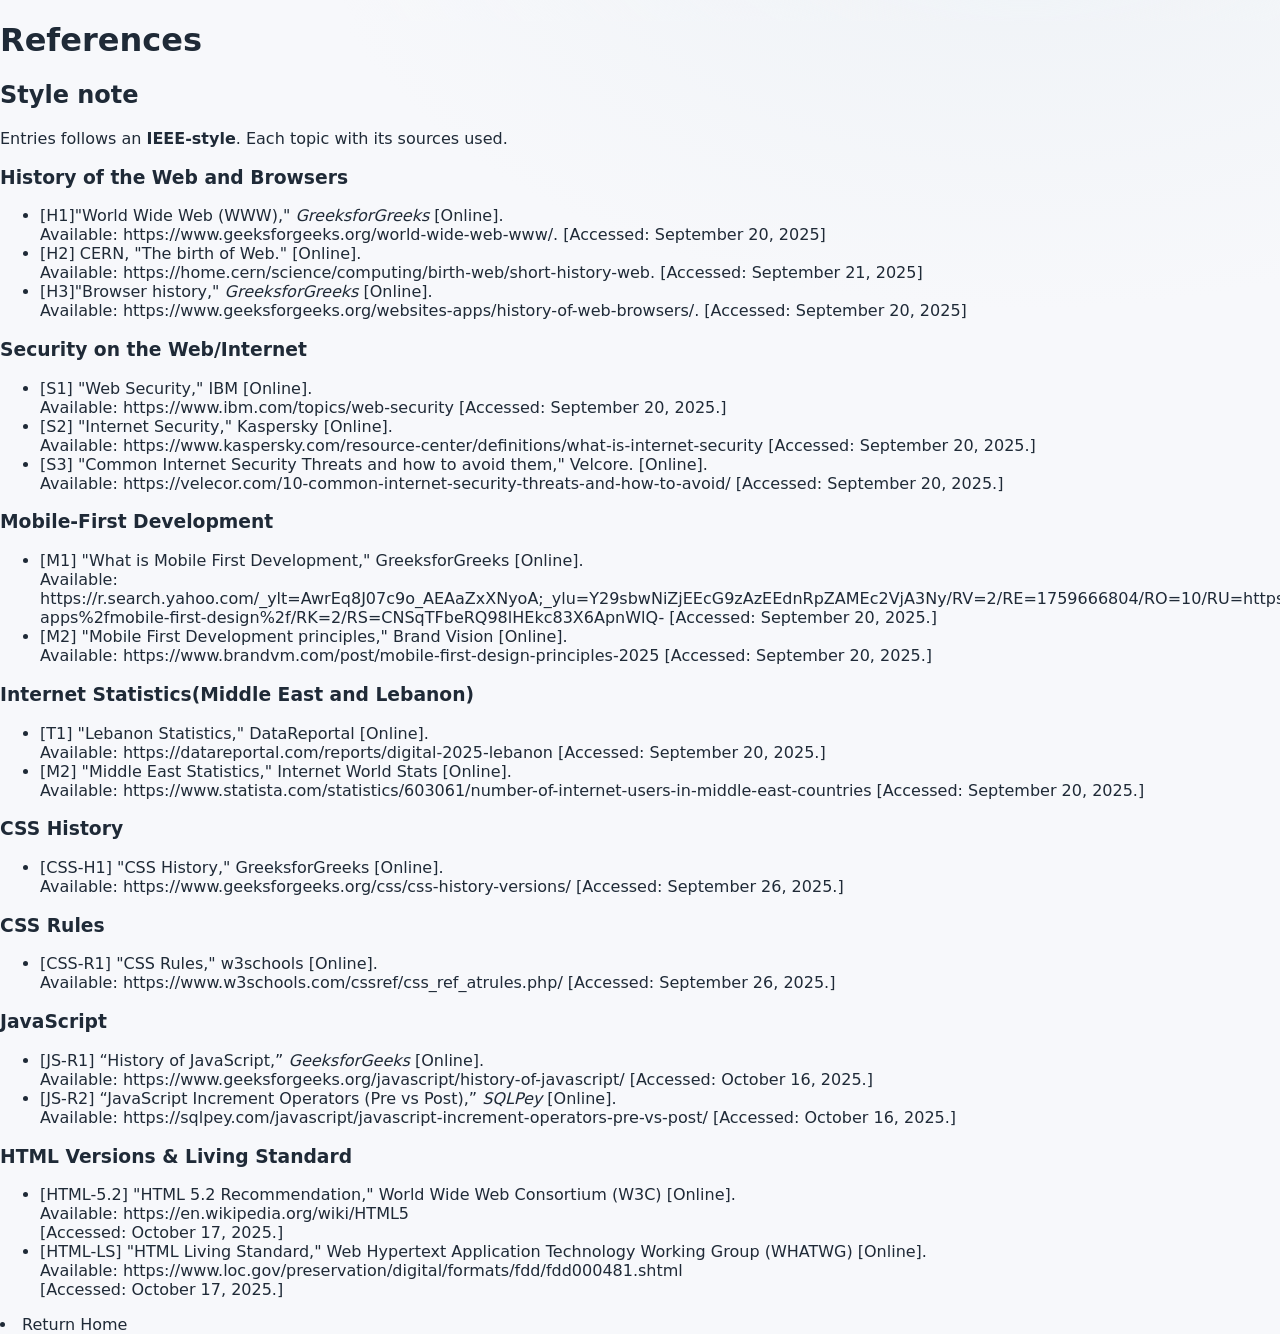
<file: css/references.html>
<!DOCTYPE html>
<head>
    <meta charset="UTF-8">
    <meta name="viewport" contet="width=device-width, initial-scale=1">
    <link rel="stylesheet" href="styles.css">
    <title>References</title>
</head>

<body class="references-page">

    <header>
        <h1>References</h1>

    </header>

    <main>
        <section>
            <h2>Style note</h2>
            <p>Entries follows an <strong>IEEE-style</strong>. Each topic with its sources used.</p>
        </section>

        <section aria-labelledby="ref-his">
            <h3 id="ref-his">History of the Web and Browsers</h3>
            <ul>

                <li>[H1]"World Wide Web (WWW)," <em> GreeksforGreeks</em> [Online].<br> Available:
                <a href="https://www.geeksforgeeks.org/world-wide-web-www/">
                    https://www.geeksforgeeks.org/world-wide-web-www/</a>.
            [Accessed: <time datetime="2025-09-20">September 20, 2025</time>]</li>

                <li>[H2] CERN, "The birth of Web." [Online].<br>
                    Available: <a href="https://home.cern/science/computing/birth-web/short-history-web">https://home.cern/science/computing/birth-web/short-history-web</a>.
            [Accessed: <time datetime="2025-09-20">September 21, 2025</time>]</li>

                <li>[H3]"Browser history," <em> GreeksforGreeks</em> [Online].<br> Available:
                <a href="https://www.geeksforgeeks.org/websites-apps/history-of-web-browsers/">
                https://www.geeksforgeeks.org/websites-apps/history-of-web-browsers/</a>.
            [Accessed: <time datetime="2025-09-21">September 20, 2025</time>]</li>

            </ul>
        </section>

        <section aria-labelledby="ref-sec">
            <h3 id="ref-sec">Security on the Web/Internet</h3>
            <ul>
                <li>[S1] "Web Security," IBM [Online]. <br>
                    Available: <a href="https://www.ibm.com/topics/web-security">https://www.ibm.com/topics/web-security</a>
                [Accessed: <time datetime="2025-09-20">September 20, 2025.</time>]</li>

                <li>[S2] "Internet Security," Kaspersky [Online]. <br>
                    Available: <a href="https://www.kaspersky.com/resource-center/definitions/what-is-internet-security">https://www.kaspersky.com/resource-center/definitions/what-is-internet-security</a>
                [Accessed: <time datetime="2025-09-20">September 20, 2025.</time>]</li>

                <li>[S3] "Common Internet Security Threats and how to avoid them," Velcore. [Online]. <br>
                    Available: <a href="https://velecor.com/10-common-internet-security-threats-and-how-to-avoid/">https://velecor.com/10-common-internet-security-threats-and-how-to-avoid/</a>
                [Accessed: <time datetime="2025-09-20">September 20, 2025.</time>]</li>

            </ul>
        </section>

        <section aria-labelledby="ref-mobile">
            <h3 id="ref-mobile">Mobile-First Development</h3>
            <ul>
                <li>[M1] "What is Mobile First Development," GreeksforGreeks [Online]. <br>
                    Available: <a href="https://r.search.yahoo.com/_ylt=AwrEq8J07c9o_AEAaZxXNyoA;_ylu=Y29sbwNiZjEEcG9zAzEEdnRpZAMEc2VjA3Ny/RV=2/RE=1759666804/RO=10/RU=https%3a%2f%2fwww.geeksforgeeks.org%2fwebsites-apps%2fmobile-first-design%2f/RK=2/RS=CNSqTFbeRQ98lHEkc83X6ApnWlQ-">https://r.search.yahoo.com/_ylt=AwrEq8J07c9o_AEAaZxXNyoA;_ylu=Y29sbwNiZjEEcG9zAzEEdnRpZAMEc2VjA3Ny/RV=2/RE=1759666804/RO=10/RU=https%3a%2f%2fwww.geeksforgeeks.org%2fwebsites-apps%2fmobile-first-design%2f/RK=2/RS=CNSqTFbeRQ98lHEkc83X6ApnWlQ-</a>
                [Accessed: <time datetime="2025-09-20">September 20, 2025.</time>]</li>

                <li>[M2] "Mobile First Development principles," Brand Vision [Online]. <br>
                    Available: <a href="https://www.brandvm.com/post/mobile-first-design-principles-2025">https://www.brandvm.com/post/mobile-first-design-principles-2025</a>
                [Accessed: <time datetime="2025-09-20">September 20, 2025.</time>]</li>
            </ul>
        </section>

        <section aria-labelledby="ref-stats">
            <h3 id="ref-stats">Internet Statistics(Middle East and Lebanon)</h3>
            <ul>
                <li>[T1] "Lebanon Statistics," DataReportal [Online]. <br>
                    Available: <a href="https://datareportal.com/reports/digital-2025-lebanon">https://datareportal.com/reports/digital-2025-lebanon</a>
                [Accessed: <time datetime="2025-09-20">September 20, 2025.</time>]</li>

                <li>[M2] "Middle East Statistics," Internet World Stats [Online]. <br>
                    Available: <a href="https://www.statista.com/statistics/603061/number-of-internet-users-in-middle-east-countries">https://www.statista.com/statistics/603061/number-of-internet-users-in-middle-east-countries</a>
                [Accessed: <time datetime="2025-09-20">September 20, 2025.</time>]</li>
            </ul>
        </section>

        <section aria-labelledby="ref-csshistory">
            <h3 id="ref-csshistory">CSS History</h3>
            <ul>
                <li>[CSS-H1] "CSS History," GreeksforGreeks [Online]. <br>
                    Available: <a href="https://www.geeksforgeeks.org/css/css-history-versions/">https://www.geeksforgeeks.org/css/css-history-versions/</a>
                [Accessed: <time datetime="2025-09-26">September 26, 2025.</time>]</li>

            </ul>
        </section>

        <section aria-labelledby="ref-cssrules">
            <h3 id="ref-cssrules">CSS Rules</h3>
            <ul>
                <li>[CSS-R1] "CSS Rules," w3schools [Online]. <br>
                    Available: <a href="https://www.w3schools.com/cssref/css_ref_atrules.php">https://www.w3schools.com/cssref/css_ref_atrules.php/</a>
                [Accessed: <time datetime="2025-09-26">September 26, 2025.</time>]</li>

            </ul>
        </section>

        
        <section aria-labelledby="ref-javascript">
            <h3 id="ref-javascript">JavaScript</h3>
            <ul>
                <li>[JS-R1] “History of JavaScript,” <i>GeeksforGeeks</i> [Online]. <br>
                Available: <a href="https://www.geeksforgeeks.org/javascript/history-of-javascript/" target="_blank">
                    https://www.geeksforgeeks.org/javascript/history-of-javascript/ </a>
                [Accessed: <time datetime="2025-10-16">October 16, 2025.</time>]
                </li>

                <li>[JS-R2] “JavaScript Increment Operators (Pre vs Post),” <i>SQLPey</i> [Online]. <br>
                Available: <a href="https://sqlpey.com/javascript/javascript-increment-operators-pre-vs-post/" target="_blank">
                    https://sqlpey.com/javascript/javascript-increment-operators-pre-vs-post/</a>
                [Accessed: <time datetime="2025-10-16">October 16, 2025.</time>]
                </li>
        </ul>
        </section>

        <section aria-labelledby="ref-htmlversion">
    <h3 id="ref-htmlversion">HTML Versions & Living Standard</h3>
    <ul>
        <li>[HTML-5.2] "HTML 5.2 Recommendation," World Wide Web Consortium (W3C) [Online]. <br>
            Available: <a href="https://en.wikipedia.org/wiki/HTML5">https://en.wikipedia.org/wiki/HTML5</a> <br>
            [Accessed: <time datetime="2025-10-17">October 17, 2025.</time>]
        </li>

        <li>[HTML-LS] "HTML Living Standard," Web Hypertext Application Technology Working Group (WHATWG) [Online]. <br>
            Available: <a href="https://www.loc.gov/preservation/digital/formats/fdd/fdd000481.shtml">https://www.loc.gov/preservation/digital/formats/fdd/fdd000481.shtml</a> <br>
            [Accessed: <time datetime="2025-10-17">October 17, 2025.</time>]
        </li>
    </ul>
</section>


        <li><a href="../index.html">Return Home</a></li>

    </main>

</body>
</file>
<file: css/styles.css>
:root{
  --bg: #f7f8fb;
  --surface: #ffffff;
  --card: #ffffff;
  --text: #1f2a37;
  --muted: #6b7280;

  --brand: #c5e1da;
  --brand-600: #a8d2c7;
  --brand-ink: #0f2320;


  --accent: #f5d6b2;
  --accent-600: #eac397;

  --ring: #cfd8dc;
  --border: #e9edf2;

  --shadow: 0 10px 24px rgba(0,0,0,.06);
  --shadow-lg: 0 16px 36px rgba(0,0,0,.10);

  --radius: 18px;
  --radius-pill: 999px;

  --container: 1100px;


  --space-1: 8px;
  --space-2: 12px;
  --space-3: 16px;
  --space-4: 20px;
  --space-5: 28px;
  --space-6: 36px;
}


*,
*::before,
*::after { box-sizing: border-box; }

html, body{
  padding: 0;
  margin: 0;
  font-family: ui-sans-serif, system-ui, -apple-system, Segoe UI, Roboto, "Helvetica Neue", Arial, "Noto Sans";
  color: var(--text);
  background:
    radial-gradient(1200px 700px at 80% -10%, #eef2f6, transparent 60%),
    var(--bg);
}

img{ max-width: 100%; display: block; }
a{ color: inherit; text-decoration: none; }
button, a{ cursor: pointer; }

:where(a, button, .btn):focus-visible{
  outline: 3px solid var(--ring);
  outline-offset: 2px;
  border-radius: 8px;
}

.container{ width: min(var(--container), 92%); margin-inline: auto; }
.section{ padding: var(--space-6) 0 var(--space-6); }


.site-header{
  position: sticky; top: 0; z-index: 20;
  background: rgba(255,255,255,.90);
  -webkit-backdrop-filter: saturate(120%) blur(8px);
  backdrop-filter: saturate(120%) blur(8px);
  border-bottom: 1px solid #e5e9ee;
}
.header-inner{
  max-width: var(--container);
  margin: 0 auto;
  padding: 1rem 2rem;
  display: flex; align-items: center; justify-content: space-between;
}
.brand{
  display: inline-flex; align-items: center; gap: 10px;
  font-weight: 800; letter-spacing: .2px; color: #0f172a;
}
.brand-mark{
  display: grid; place-items: center;
  width: 34px; height: 34px; border-radius: 10px;
  background: linear-gradient(145deg, var(--brand), #dbeae4);
  box-shadow: inset 0 0 0 1px rgba(0,0,0,.04);
}
.brand-text{ font-size: 1.05rem; }

.primary-nav{ display: flex; gap: 14px; }
.nav-link{
  color: #334155; padding: 8px 12px; border-radius: 10px;
  transition: background .2s ease, color .2s ease, transform .15s ease, box-shadow .2s ease;
}
.nav-link.is-active{ background: #eaf3ef; color:#17332c; }


.header-nav{ display: flex; align-items: center; gap: 14px; margin-left: auto; }
.nav-btn{
  display: inline-block; padding: 10px 20px;
  background: var(--brand); color: var(--brand-ink);
  font-weight: 600; border-radius: var(--radius-pill);
  text-decoration: none; box-shadow: 0 4px 10px rgba(0,0,0,.05);
  transition: transform .15s ease, background .2s ease, border-color .2s ease, box-shadow .2s ease;
  border: 1px solid color-mix(in oklab, var(--brand) 60%, #ffffff);
}


.nav-dropdown{ position: relative; }
.nav-dropdown summary{
  list-style: none; cursor: pointer; display: inline-flex; align-items: center;
}
.nav-dropdown summary::-webkit-details-marker{ display: none; }
.nav-dropdown > summary::after{
  content: "▾"; margin-left: 6px; font-size: .9em; opacity: .8; transform: translateY(1px);
}
.dropdown{
  position: absolute; top: calc(100% + 8px); left: 0;
  min-width: 220px; background: var(--surface);
  border: 1px solid var(--border); border-radius: 12px; padding: 8px;
  box-shadow: var(--shadow); display: none; overflow: clip;
}
.nav-dropdown[open] .dropdown,
.nav-dropdown:hover .dropdown{ display: block; }
.dropdown li{ margin: 4px 0; }
.dropdown-link{
  display: block; padding: 10px 12px; border-radius: 10px; font-weight: 600;
  outline-offset: 3px;
}
.nav-dropdown[open] > summary.nav-link{ background: #eaf3ef; color:#17332c; }


.hero{
  padding: 64px 0 40px;
  background:
    radial-gradient(900px 320px at 12% -18%, color-mix(in oklab, var(--brand) 22%, #ffffff) 18%, transparent 60%),
    radial-gradient(900px 320px at 88% -10%, color-mix(in oklab, var(--accent) 22%, #ffffff) 18%, transparent 60%),
    linear-gradient(#ffffff, #ffffff);
  border-bottom: 1px solid #eef2f6;
}
.hero-inner{ text-align: center; color: var(--text); }
.hero-title{
  margin: 0 0 8px;
  font-size: clamp(28px, 5vw, 44px);
  letter-spacing: .2px;
}
.hero-subtitle{ margin: 0 auto 22px; max-width: 70ch; opacity: .9; }
.hero-cta{ display: inline-flex; gap: 12px; flex-wrap: wrap; justify-content: center; }



.grid{
  display: grid; gap: 28px;
  grid-template-columns: repeat(auto-fit, minmax(280px, 1fr));
}
.card{
  background: var(--card);
  border-radius: var(--radius);
  padding: 28px 24px;
  box-shadow: var(--shadow);
  transition: transform .18s ease, box-shadow .18s ease;
  text-align: center;
  border: 1px solid var(--border);
  color: var(--text);
}
.card-icon{ font-size: 40px; margin-bottom: 6px; opacity: .9; }
.card-title{ margin: 8px 0 4px; font-size: 1.45rem; }
.card-tag{ margin: 0 0 10px; font-weight: 600; color: var(--muted); }
.card-desc{ margin: 0 0 16px; color: color-mix(in srgb, var(--text) 75%, transparent); }
.card img{ border-radius: calc(var(--radius) - 4px); }



.site-footer{ border-top: 1px solid #e6e9ee; background: #f4f6f9; color: #475569; }
.footer-inner{ text-align: center; padding: 18px 0; font-size: .95rem; opacity: .9; }

.disclaimer{
  display: flex; align-items: center; gap: 16px;
  padding: 18px 24px; margin-top: 50px;
  background: rgba(0, 0, 0, 0.03);
  border: 1px solid rgba(0, 0, 0, 0.06);
  border-radius: 12px; color: #1f2a37;
}
.disclaimer-icon{ font-size: 2rem; color: #d37a6e; }
.disclaimer-text{ font-size: 1rem; line-height: 1.5; }
.disclaimer-text strong{ color: #b75744; font-weight: 700; }
    @media print{
      .non-print{
        display: none !important;
      }
    }

.site-footer a {
    color: inherit !important;
    text-decoration: none !important;
    cursor: default !important;
    font-weight: inherit !important;
}
.site-footer a:hover {
    text-decoration: none !important;
    color: inherit !important;
}



.about-band{
  padding: clamp(32px, 6vw, 64px) 0;
  background: #fdfdfd;
  border-top: 1px solid #e9eef3;
  border-bottom: 1px solid #e9eef3;
}
.about-inner{
  display: grid;
  grid-template-columns: auto 1fr;
  gap: clamp(16px, 3vw, 28px);
  align-items: start;
}
.about-icon{
  width: clamp(52px, 6vw, 72px);
  height: clamp(52px, 6vw, 72px);
  border-radius: 50%;
  display: grid; place-items: center;
  font-size: clamp(28px, 4.5vw, 36px);
  background: #eaf6f3; color: #2f4f4f;
  box-shadow: 0 6px 14px rgba(0, 0, 0, 0.06);
}
.about-title{
  margin: 0 0 .25rem 0;
  font-size: clamp(24px, 4.8vw, 40px);
  color: #1e2a33;
}
.about-text{
  margin: .25rem 0 1rem 0;
  max-width: 75ch;
  color: #4c5d6e;
  line-height: 1.6;
}
.about-links{ margin: 0; display: flex; gap: 16px; flex-wrap: wrap; }
.about-link{
  display: inline-flex; align-items: center; gap: 6px;
  font-weight: 700; text-decoration: none;
  padding: 8px 14px; border-radius: 999px;
  color: #24524a; background: #e3f5f1; border: 1px solid #d2ece5;
  transition: background .2s ease, transform .15s ease, box-shadow .2s ease;
}
.chev{ font-weight: 900; color: #2e5a53; }



.projects-section{
  padding: 4rem 1rem;
  text-align: center;
  background: linear-gradient(to bottom, #f9fafb, #ffffff);
}
.projects-section h2{ font-size: 2rem; color: var(--text); margin-bottom: .5rem; }
.projects-section p{ color: var(--muted); font-size: 1rem; margin-bottom: 2rem; }
.projects-container{ display: flex; flex-wrap: wrap; justify-content: center; gap: 2rem; }
.project-card{
  background: var(--surface);
  border: 1px solid var(--border);
  box-shadow: var(--shadow);
  border-radius: var(--radius);
  padding: 2rem; width: 300px; text-align: left;
  transition: transform .3s ease, box-shadow .3s ease;
}
.project-card h3{ color: var(--text); font-size: 1.25rem; margin-bottom: .75rem; }
.project-card p{ color: var(--muted); margin-bottom: 1.5rem; }
.project-btn{
  display: inline-block; text-decoration: none;
  background: var(--brand); color: var(--brand-ink);
  padding: .7rem 1.25rem; border-radius: 10px; font-weight: 600;
  transition: transform .15s ease, background .2s ease;
}
.html-version{ border-top: 5px solid #64748b; }
.css-version{  border-top: 5px solid var(--brand); }



    
.topic-list{
  list-style: none;
  padding-left: 0;
  max-width: 900px;
  margin: 3rem auto 2rem;
}
.topic-list li{
  background: var(--surface);
  border-left: 5px solid var(--brand);
  border-radius: 12px;
  box-shadow: var(--shadow);
  margin-bottom: 1rem;
  padding: 1.25rem 1.5rem;
  font-size: 1.05rem;
  transition: transform .25s ease, background-color .25s ease;
}
.topic-list a{
  text-decoration: none; color: var(--text);
  display: flex; align-items: flex-start; gap: .75rem;
  font-size: 1.05rem; line-height: 1.5;
}
.topic-icon{ font-size: 1.6rem; line-height: 1; }
.topic-list strong{ font-weight: 700; color: var(--text); }




@media (hover:hover){
  .nav-link:hover{ background: rgba(0,0,0,.04); color:#111827; }
  .btn:hover{ transform: translateY(-2px); }
  .btn-primary:hover{ background: var(--brand-600); box-shadow: var(--shadow-lg); }
  .btn-outline:hover{ background: #f3f6fa; }
  .btn-ghost:hover{ text-decoration: underline; }

  .card:hover{ transform: translateY(-6px); box-shadow: var(--shadow-lg); }
  .project-card:hover{ transform: translateY(-6px); box-shadow: 0 10px 30px rgba(0,0,0,.08); }
  .research-card:hover{ transform: translateY(-6px); box-shadow: 0 10px 25px rgba(0,0,0,.08); }
  .world-card:hover{ transform: translateY(-5px); box-shadow: 0 10px 25px rgba(0,0,0,.08); }

  .project-btn:hover{ background: var(--brand-600); color: var(--brand-ink); }
  .research-card .btn:hover{ background: var(--brand-600); color: var(--brand-ink); }
  .nav-btn:hover{ background: var(--brand-600); transform: translateY(-2px); }

  .topic-list li:hover{ transform: translateX(5px); background: #f8fafc; }
}

@media (prefers-reduced-motion: reduce){
  *{ animation: none !important; transition: none !important; }
}




.site-footer a {
    text-decoration: none !important;
}
</file>
<file: css/events.css>
body {
  margin: 0;
  background: radial-gradient(1200px 700px at 80% -10%, #eef2f6, transparent 60%), #f7f8fb;
  font-family: Arial, sans-serif;
}

.events-page {
  padding: 32px 0 60px;
}

.events-shell {
  width: min(1100px, 92%);
  margin: auto;
  background: #fff;
  border-radius: 20px;
  box-shadow: 0 24px 60px rgba(15, 23, 42, 0.14);
  padding: 24px 26px 28px;
}

.events-title {
  margin: 0;
  font-size: 28px;
}

.events-subtitle {
  margin-top: 4px;
  color: #64748b;
}

.events-controls {
  display: flex;
  flex-wrap: wrap;
  gap: 12px;
  margin: 20px 0;
}

.events-search,
.events-filter {
  flex: 1 1 240px;
  position: relative;
}

.events-search input,
.events-filter select {
  width: 100%;
  padding: 10px 12px 10px 36px;
  border-radius: 999px;
  border: 1px solid #d1dae6;
  background: #f9fafb;
  font-size: 0.95rem;
}

.events-search input:focus,
.events-filter select:focus {
  border-color: #9fc5ab;
  background: #fff;
  box-shadow: 0 0 0 2px rgba(159, 197, 171, 0.35);
  outline: none;
}

.events-search-icon,
.events-filter-icon {
  position: absolute;
  left: 12px;
  top: 50%;
  transform: translateY(-50%);
  color: #94a3b8;
}

.events-count {
  color: #64748b;
  margin-bottom: 10px;
}

.events-table-wrapper {
  border: 1px solid #e2e8f0;
  border-radius: 14px;
  overflow: hidden;
}

table.events-table {
  width: 100%;
  border-collapse: collapse;
}

.events-table thead {
  background: #e4f3eb;
}

.events-table th,
.events-table td {
  padding: 10px;
  font-size: 0.9rem;
}

.events-table tbody tr:nth-child(even) {
  background: #f9fafb;
}

.events-table tbody tr:hover {
  background: #f1f5f9;
}

.event-category-pill {
  background: #e5f3ec;
  color: #14532d;
  padding: 3px 8px;
  border-radius: 20px;
  border: 1px solid rgba(159, 197, 171, 0.5);
  font-size: 0.78rem;
  font-weight: 600;
}

.event-tags {
  background: #0f172a;
  color: #e5f3ec;
  padding: 4px 7px;
  border-radius: 8px;
  font-family: monospace;
  font-size: 0.78rem;
}

.events-link a {
  color: #0f766e;
  text-decoration: none;
  font-weight: 600;
}

.events-link a:hover {
  text-decoration: underline;
}

.events-link a::after {
  content: "";
}

.disclaimer{
  display: flex; align-items: center; gap: 16px;
  padding: 18px 24px; margin-top: 50px;
  background: rgba(0, 0, 0, 0.03);
  border: 1px solid rgba(0, 0, 0, 0.06);
  border-radius: 12px; color: #1f2a37;
}
.disclaimer-icon{ font-size: 2rem; color: #d37a6e; }
.disclaimer-text{ font-size: 1rem; line-height: 1.5; }
.disclaimer-text strong{ color: #b75744; font-weight: 700; }
</file>
